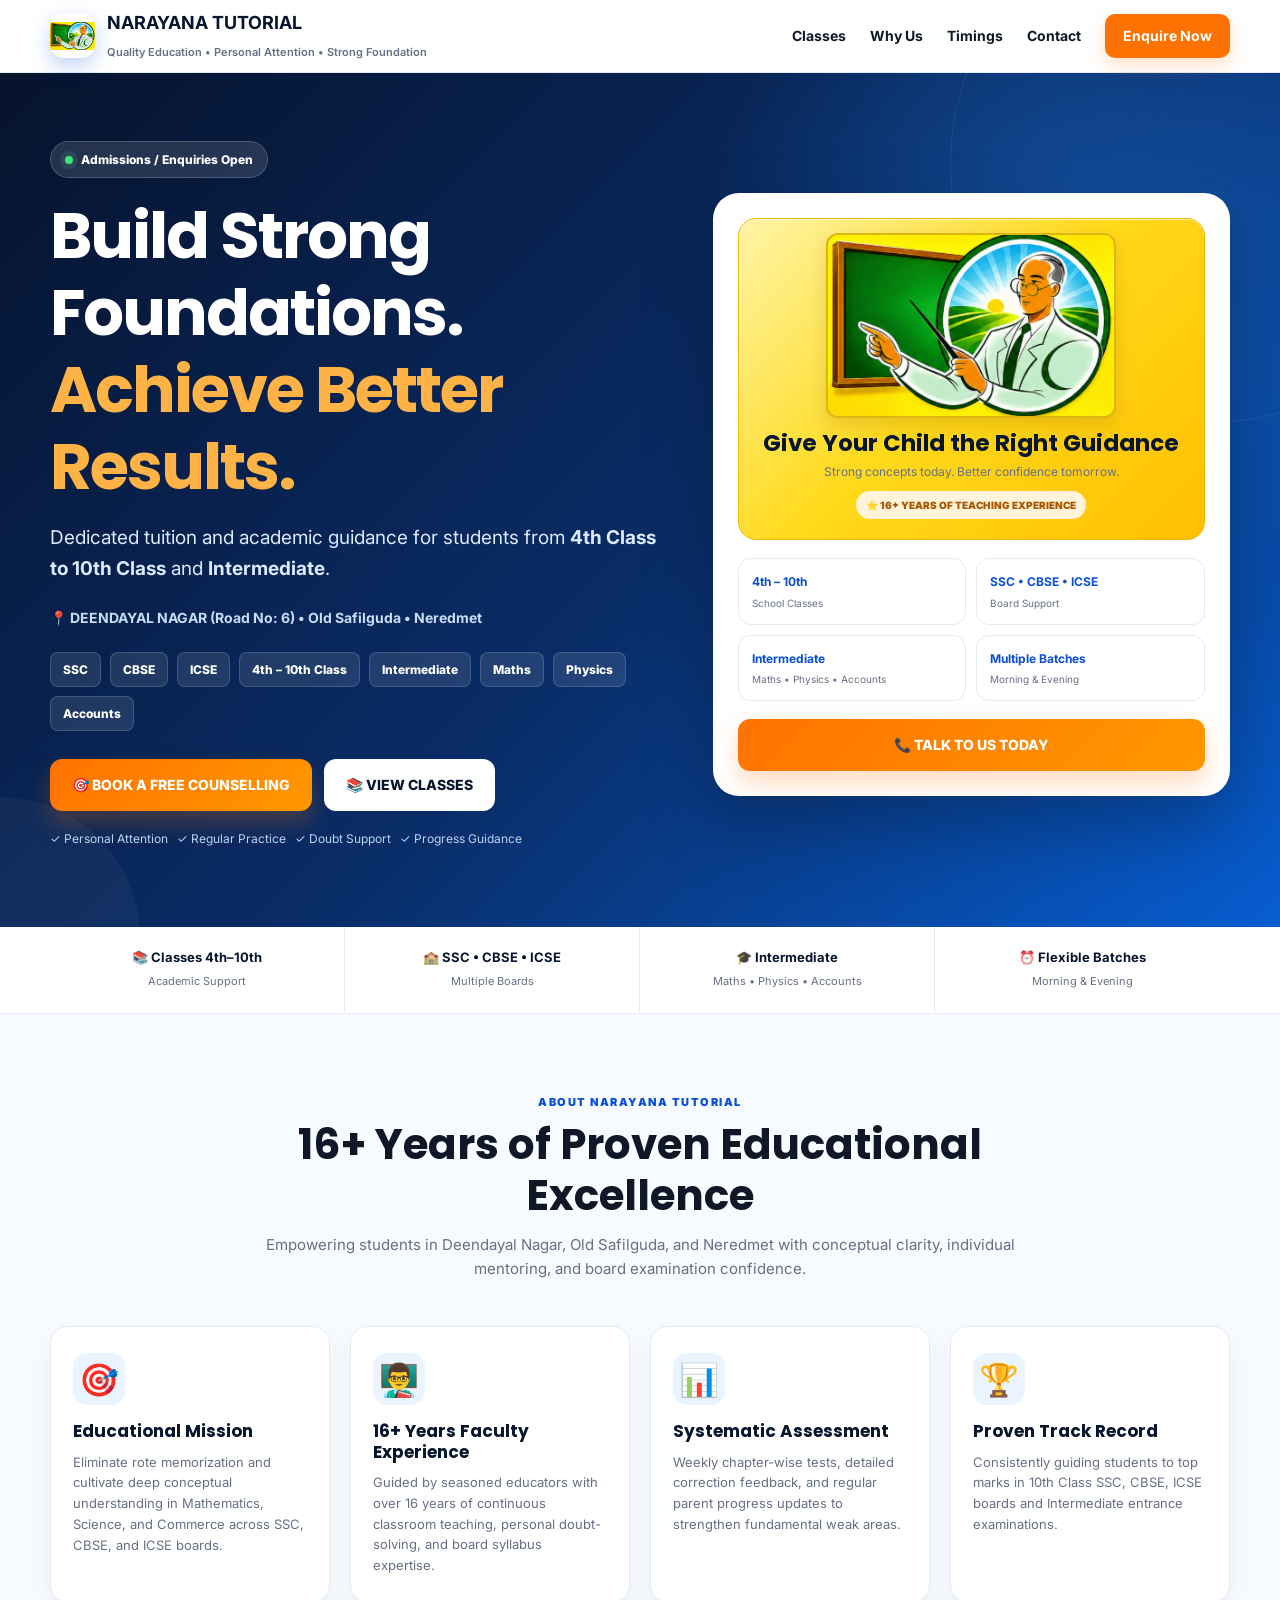
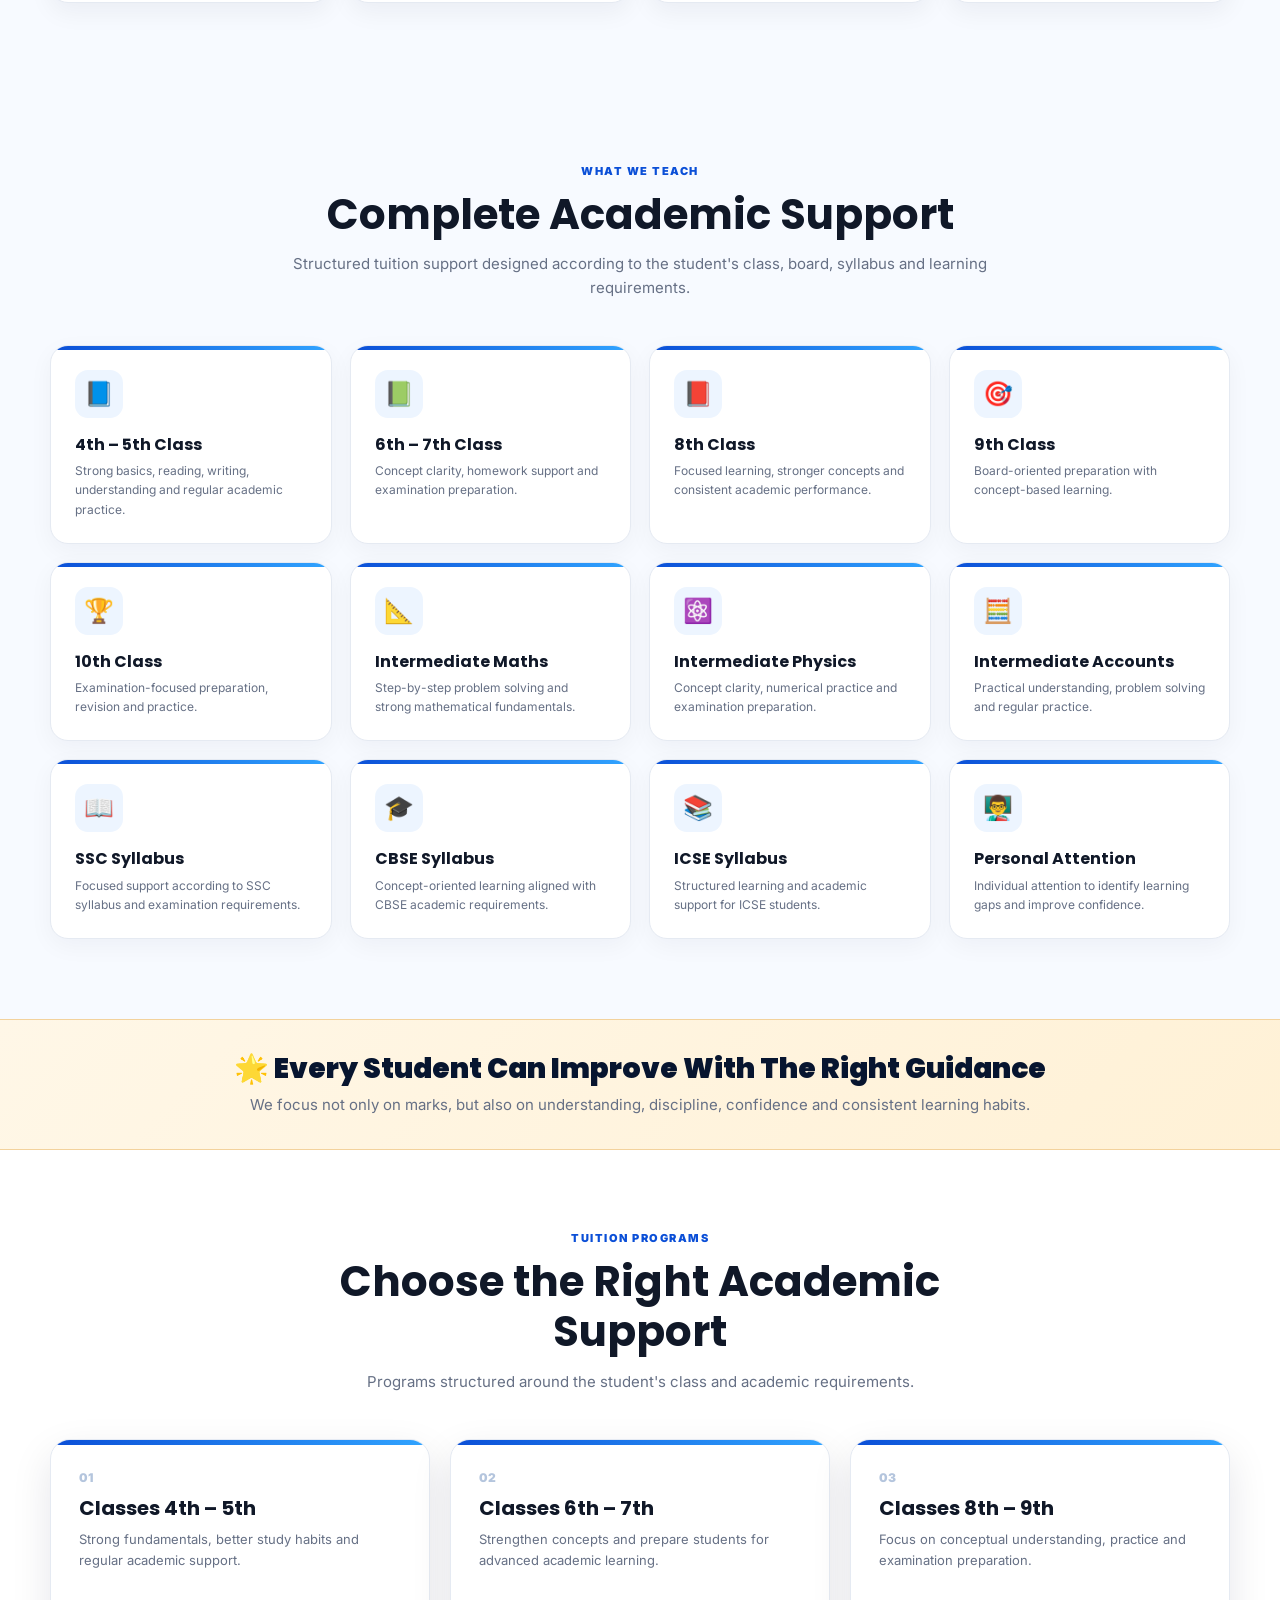
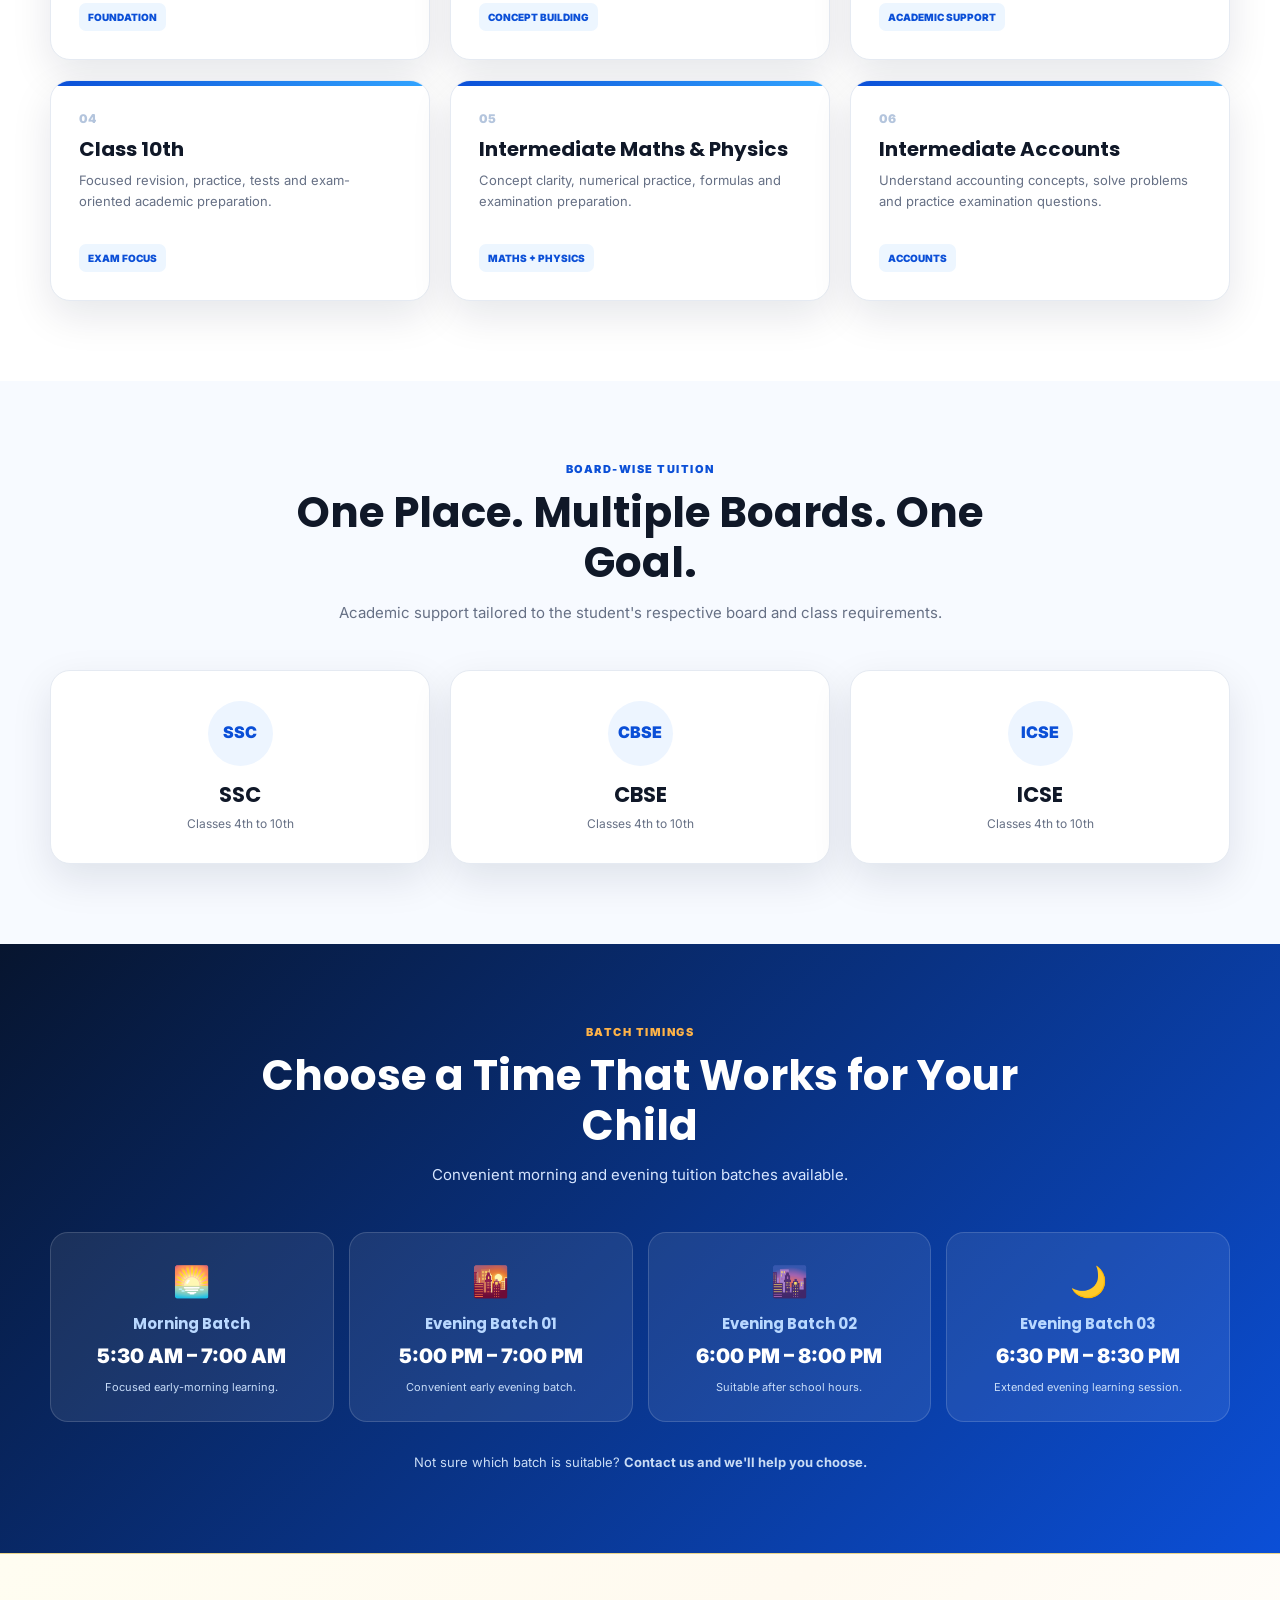
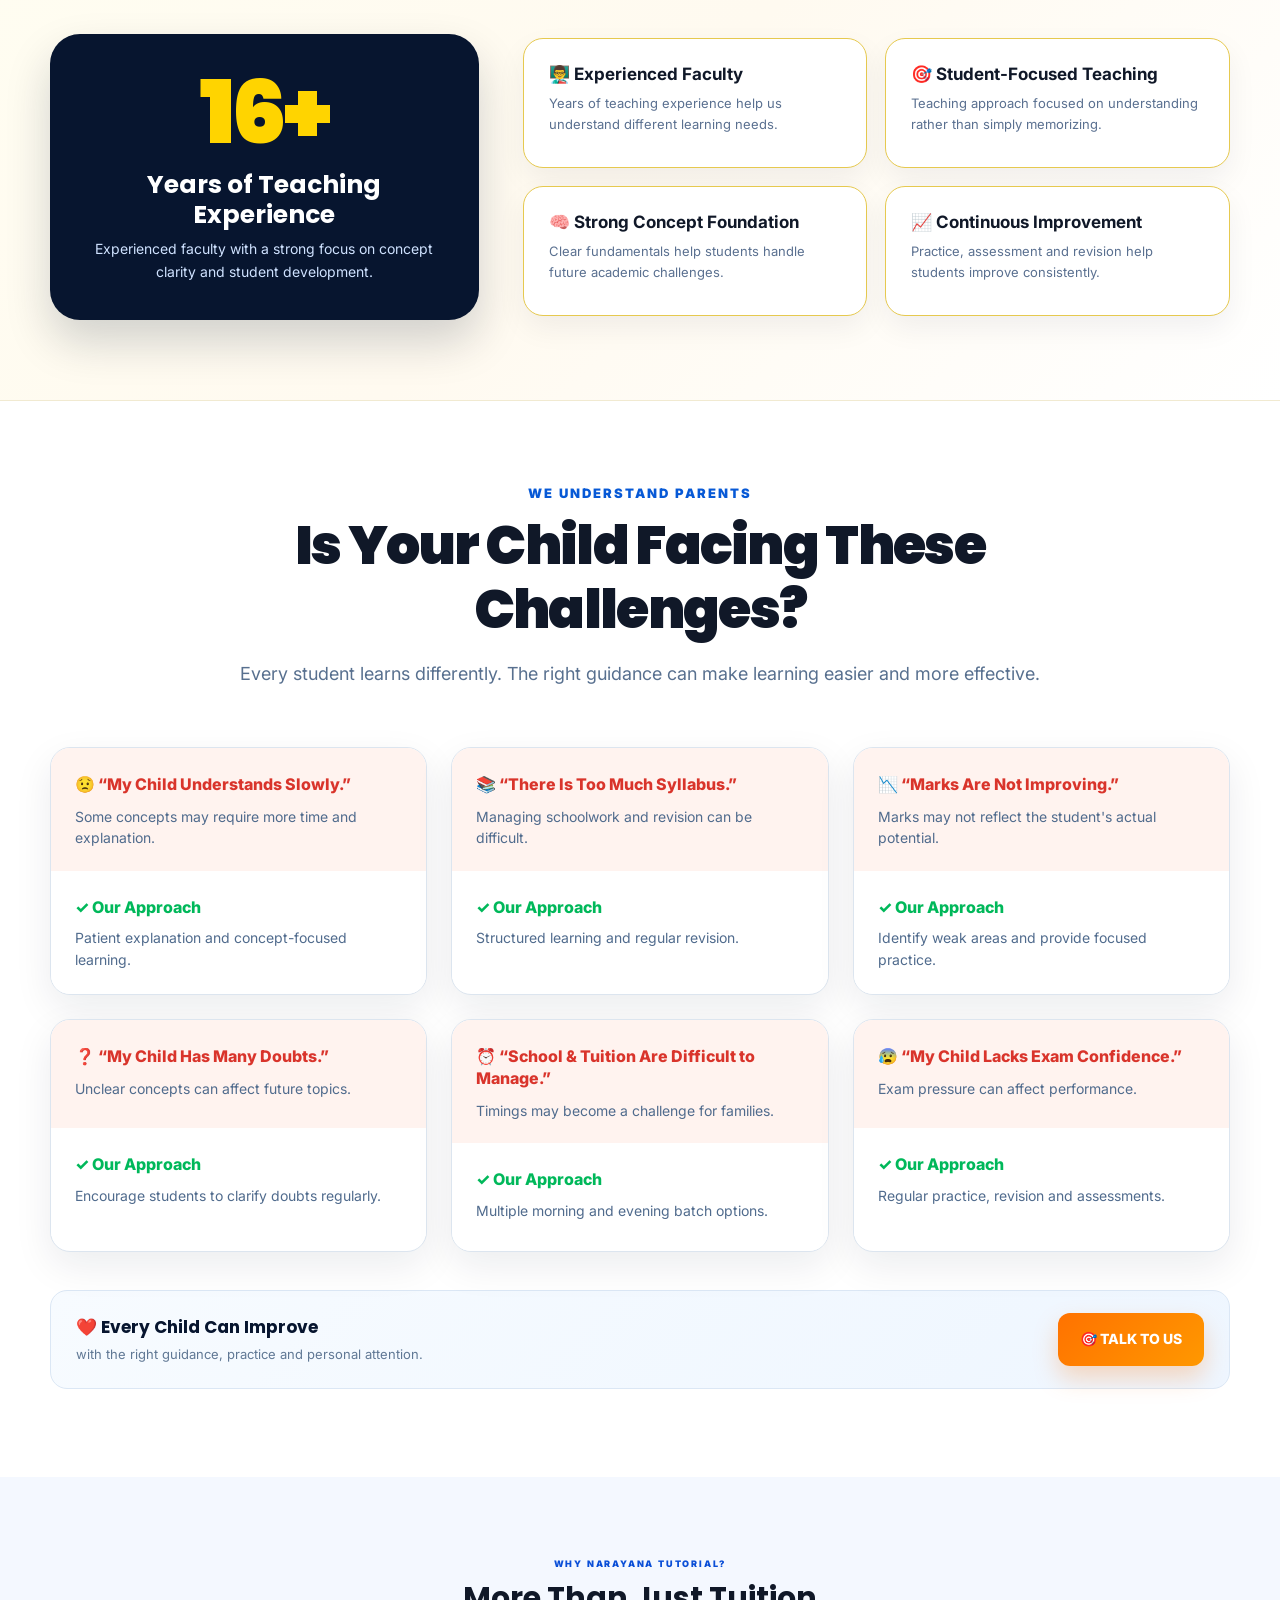
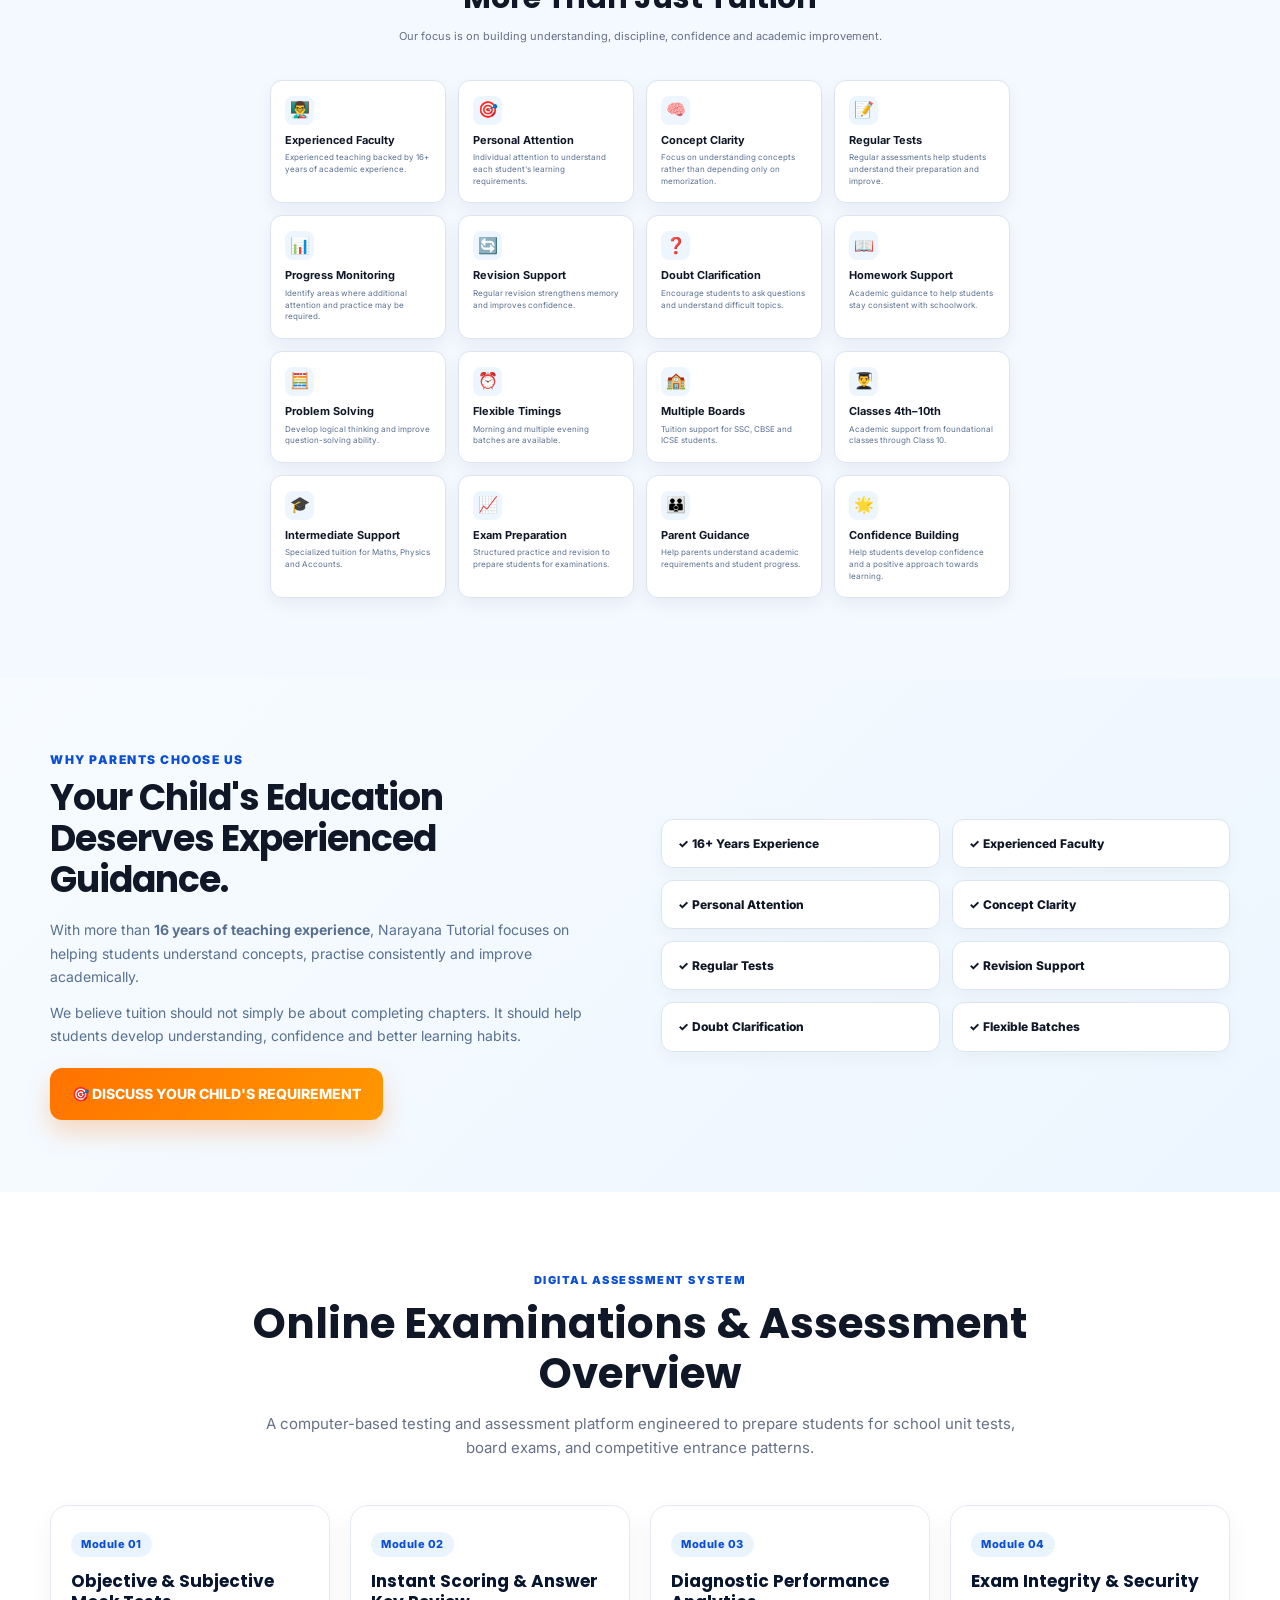
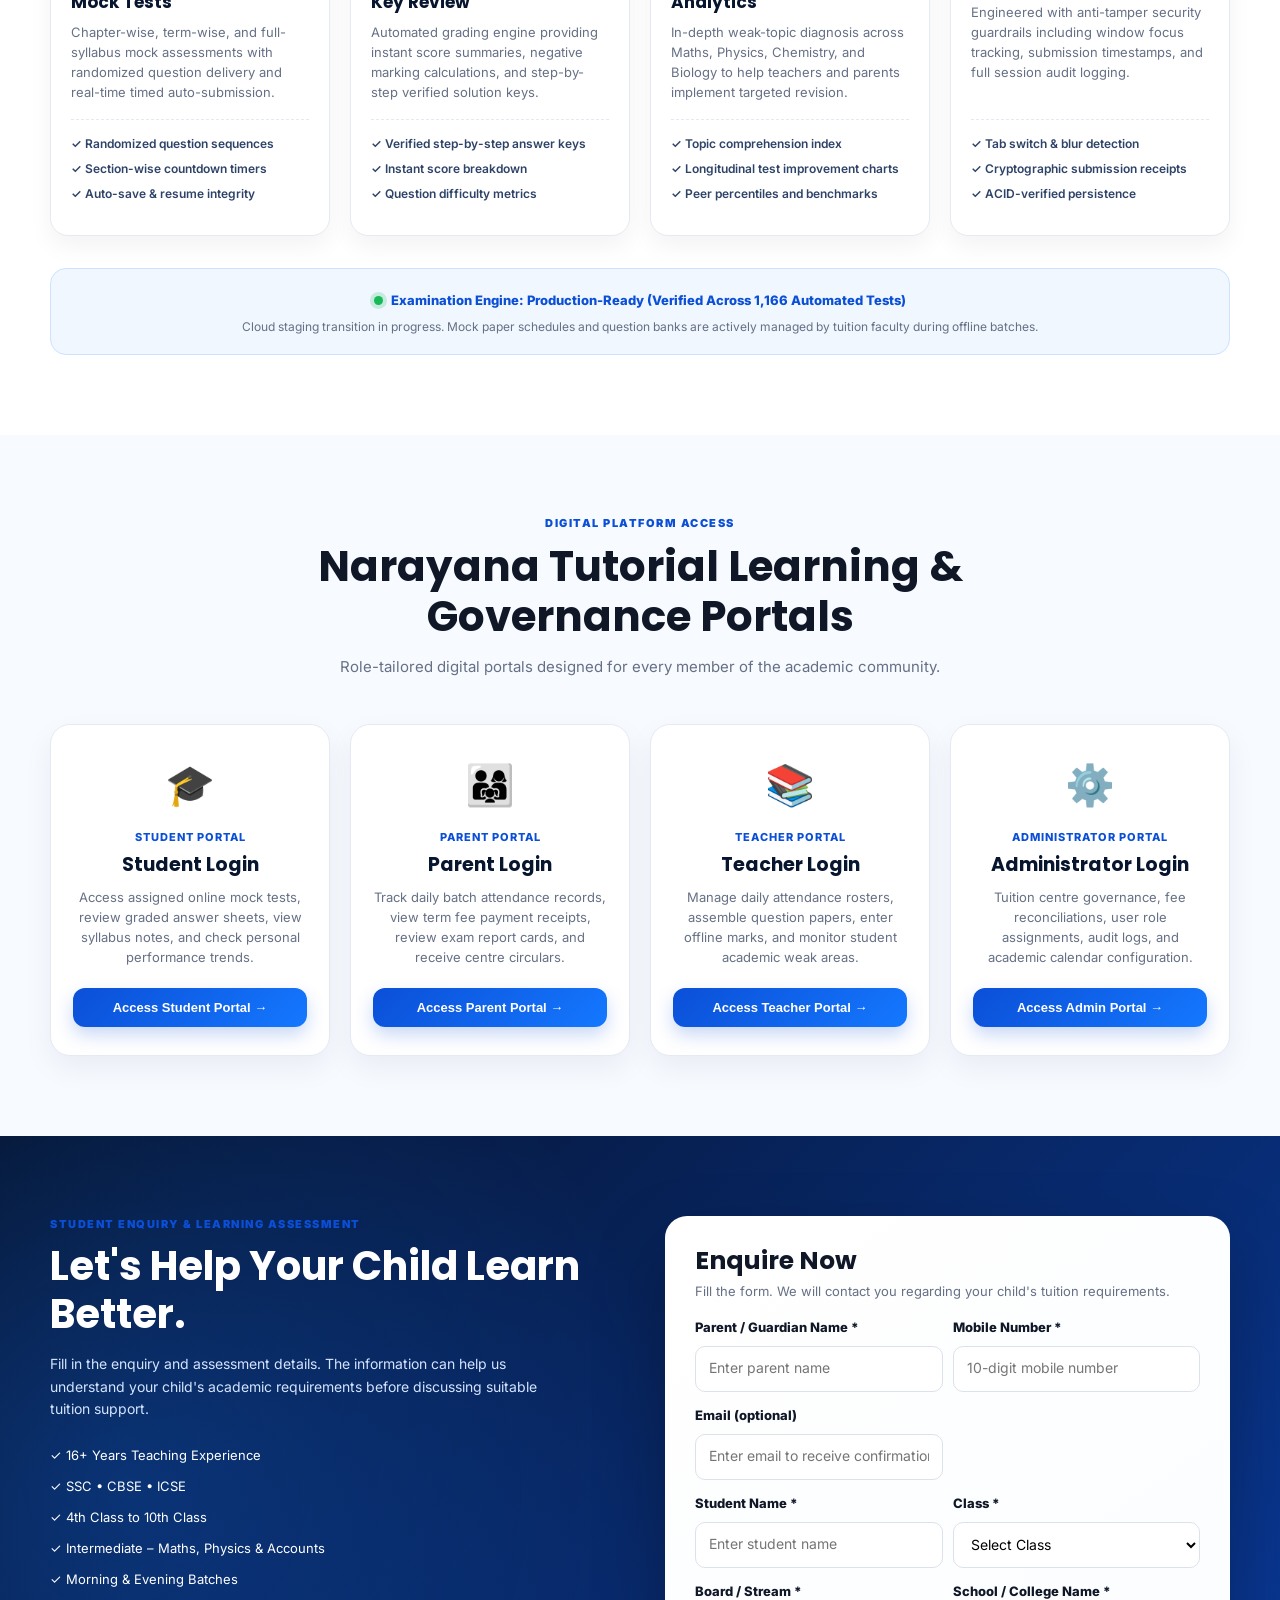
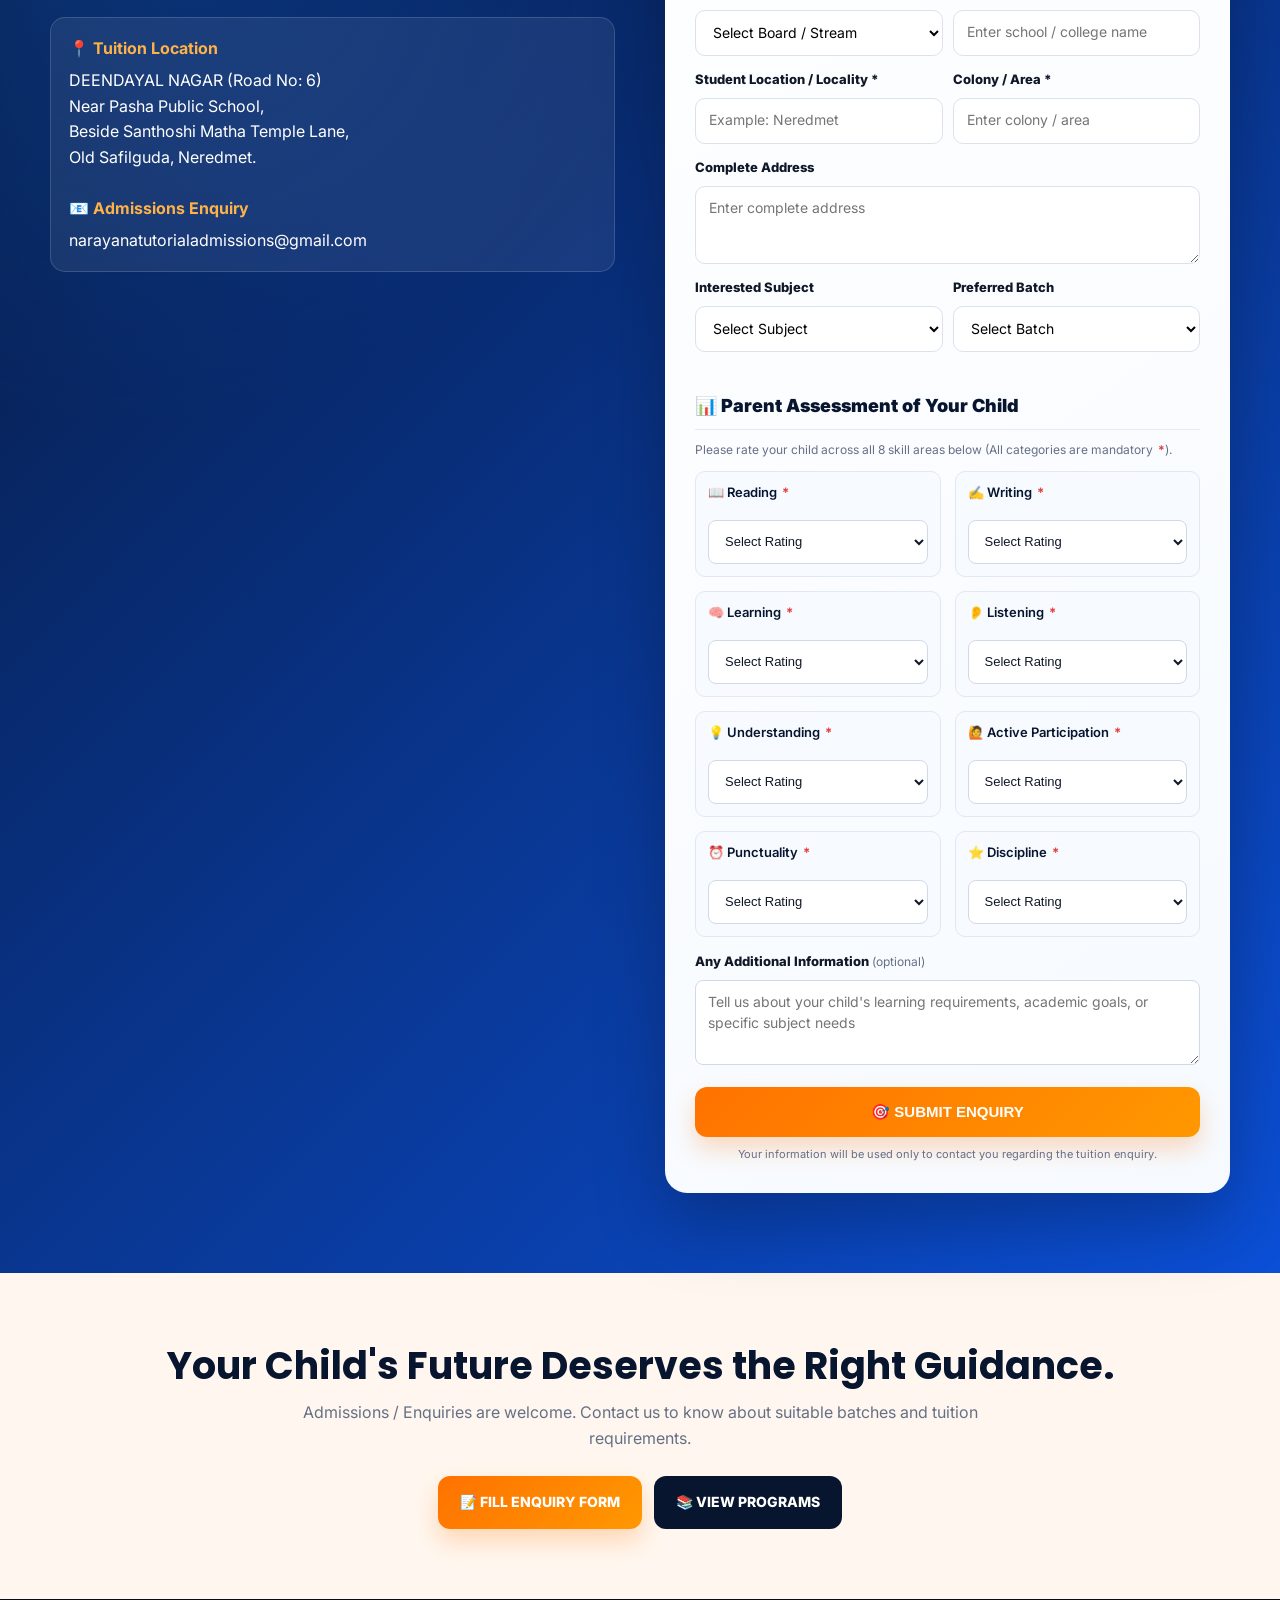
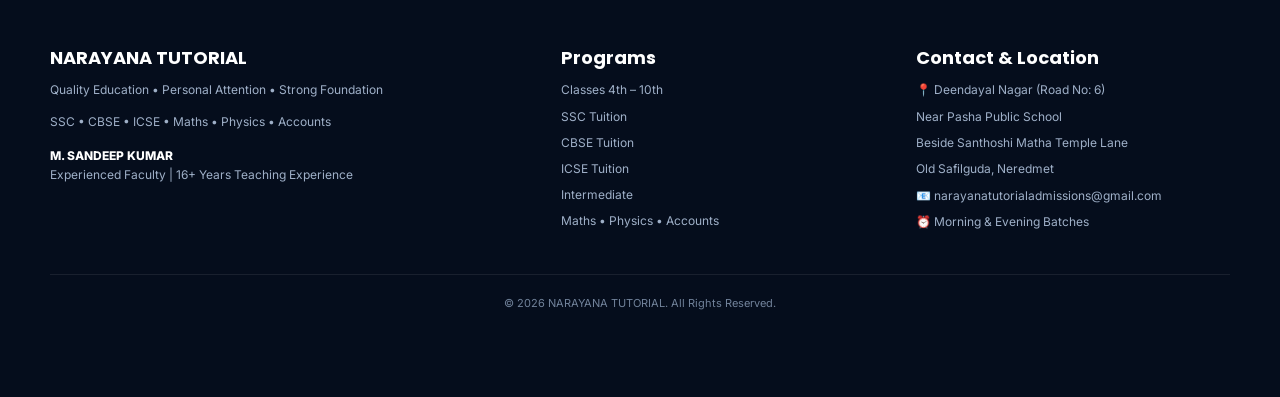
<file: index.html>
<!DOCTYPE html>
<html lang="en">
<head>
<meta charset="UTF-8">
<meta name="viewport" content="width=device-width, initial-scale=1.0">
<link rel="icon" type="image/jpeg" href="/Logo.jpeg">
<link rel="stylesheet" href="/css/design-tokens.css">

<title>NARAYANA TUTORIAL | Classes 4th to 10th | SSC | CBSE | ICSE | Intermediate</title>

<meta name="description"
content="NARAYANA TUTORIAL provides personalized tuition for Classes 4th to 10th, SSC, CBSE, ICSE and Intermediate Maths, Physics & Accounts. 16+ years teaching experience. Morning and evening batches available in Deendayal Nagar, Old Safilguda, Neredmet.">

<link rel="preconnect" href="https://fonts.googleapis.com">
<link rel="preconnect" href="https://fonts.gstatic.com" crossorigin>
<link href="https://fonts.googleapis.com/css2?family=Inter:wght@400;500;600;700;800;900&family=Poppins:wght@500;600;700;800;900&display=swap" rel="stylesheet">

<style>
:root{
    --navy:#07152f;
    --blue:#0b4fd7;
    --blue2:#1478ff;
    --sky:#eaf4ff;
    --orange:#ff7200;
    --orange2:#ff9800;
    --green:#18b957;
    --dark:#101828;
    --gray:#667085;
    --light:#f7faff;
    --white:#fff;
    --border:#e5eaf2;
    --shadow:0 15px 40px rgba(7,21,47,.10);
    --radius:20px;
}
*{margin:0;padding:0;box-sizing:border-box}
html{scroll-behavior:smooth}
body{font-family:'Inter',sans-serif;color:var(--dark);background:#fff;line-height:1.6}
h1,h2,h3,h4{font-family:'Poppins',sans-serif;line-height:1.2}
a{text-decoration:none;color:inherit}
.container{width:min(1180px,92%);margin:auto}

/* NAVBAR */
.navbar{
    position:sticky;top:0;z-index:1000;
    background:rgba(255,255,255,.96);
    backdrop-filter:blur(12px);
    border-bottom:1px solid var(--border)
}
.nav-inner{min-height:72px;display:flex;align-items:center;justify-content:space-between}
.logo{display:flex;align-items:center;gap:12px}
.logo-icon{
    width:45px;height:45px;border-radius:14px;display:grid;place-items:center;
    color:#fff;font-size:22px;background:linear-gradient(135deg,var(--blue),#13a1ff);
    box-shadow:0 8px 20px rgba(11,79,215,.25)
}
.logo-text strong{display:block;font-size:18px;color:var(--navy)}
.logo-text span{font-size:11px;color:var(--gray);font-weight:600}
.nav-links{display:flex;align-items:center;gap:25px;font-size:14px;font-weight:700}
.nav-links a:hover{color:var(--blue)}
.nav-btn{background:var(--orange);color:#fff!important;padding:11px 18px;border-radius:10px;box-shadow:0 7px 18px rgba(255,114,0,.22)}

/* HERO */
.hero{
    position:relative;overflow:hidden;color:#fff;padding:68px 0 78px;
    background:
    radial-gradient(circle at 85% 20%,rgba(35,139,255,.35),transparent 30%),
    linear-gradient(135deg,#06132d 0%,#092d68 55%,#075dd1 100%)
}
.hero:before{
    content:"";position:absolute;width:520px;height:520px;border:1px solid rgba(255,255,255,.08);
    border-radius:50%;right:-190px;top:-170px
}
.hero:after{
    content:"";position:absolute;width:280px;height:280px;border-radius:50%;
    background:rgba(255,255,255,.035);left:-140px;bottom:-150px
}
.hero-grid{display:grid;grid-template-columns:1.08fr .92fr;gap:55px;align-items:center;position:relative;z-index:2}
.badge{
    display:inline-flex;align-items:center;gap:8px;padding:8px 14px;background:rgba(255,255,255,.12);
    border:1px solid rgba(255,255,255,.18);border-radius:50px;font-size:12px;font-weight:800;margin-bottom:20px
}
.badge-dot{width:8px;height:8px;background:#42e37a;border-radius:50%;box-shadow:0 0 0 5px rgba(66,227,122,.12)}
.hero h1{font-size:clamp(38px,5vw,65px);letter-spacing:-2px;margin-bottom:18px}
.hero h1 span{color:#ffb347}
.hero-sub{font-size:19px;color:#dceaff;max-width:650px;margin-bottom:23px}
.hero-location{font-size:14px;color:#c9dcf5;font-weight:700;margin-bottom:22px}
.hero-tags{display:flex;flex-wrap:wrap;gap:9px;margin-bottom:28px}
.hero-tags span{
    background:rgba(255,255,255,.10);border:1px solid rgba(255,255,255,.16);
    padding:7px 12px;border-radius:8px;font-size:12px;font-weight:800
}
.hero-buttons{display:flex;gap:12px;flex-wrap:wrap}
.btn{
    display:inline-flex;align-items:center;justify-content:center;gap:8px;border:none;cursor:pointer;
    padding:15px 22px;border-radius:12px;font-weight:800;font-size:14px;transition:.25s
}
.btn:hover{transform:translateY(-2px)}
.btn-orange{background:linear-gradient(135deg,var(--orange),var(--orange2));color:#fff;box-shadow:0 12px 25px rgba(255,114,0,.25)}
.btn-white{background:#fff;color:var(--navy)}
.hero-note{margin-top:18px;font-size:12px;color:#bcd3f4}

/* HERO CARD */
.hero-card{background:#fff;color:var(--dark);border-radius:26px;padding:25px;box-shadow:0 30px 70px rgba(0,0,0,.25)}
.hero-card-top{background:linear-gradient(135deg,#fff4a8 0%,#ffd91a 48%,#ffbf00 100%);border:1px solid #f0b900;border-radius:18px;padding:14px 14px 20px;margin-bottom:18px;text-align:center;box-shadow:inset 0 1px 0 rgba(255,255,255,.65)}
.hero-logo{
    width:min(100%,290px);height:auto;aspect-ratio:316/201;object-fit:cover;background:#ffd91a;border-radius:12px;
    border:2px solid rgba(120,78,0,.25);margin:0 auto 12px;display:block;box-shadow:0 8px 18px rgba(112,74,0,.16)
}
.school-icon{font-size:40px;margin-bottom:4px}
.hero-card h3{font-size:23px;color:#07152f}
.hero-card-top p{color:var(--gray);font-size:12px;margin-top:5px}
.experience-mini{
    display:inline-block;background:#fff3d9;color:#a95700;padding:6px 10px;border-radius:20px;
    font-size:10px;font-weight:900;margin-top:10px
}
.quick-info{display:grid;grid-template-columns:1fr 1fr;gap:10px}
.info-box{border:1px solid var(--border);border-radius:13px;padding:13px}
.info-box strong{display:block;color:var(--blue);font-size:12px}
.info-box span{display:block;color:var(--gray);font-size:10px;margin-top:3px}

/* TRUST */
.trust-bar{background:#fff;border-bottom:1px solid var(--border);box-shadow:0 8px 25px rgba(0,0,0,.04)}
.trust-grid{display:grid;grid-template-columns:repeat(4,1fr)}
.trust-item{text-align:center;padding:20px 10px;border-right:1px solid var(--border)}
.trust-item:last-child{border-right:none}
.trust-item strong{display:block;font-size:13px;color:var(--navy)}
.trust-item span{color:var(--gray);font-size:11px}

/* GENERAL */
.section{padding:80px 0}
.section-light{background:var(--light)}
.section-blue{background:linear-gradient(135deg,#07152f,#0b4fd7);color:#fff}
.section-head{text-align:center;max-width:780px;margin:0 auto 45px}
.section-label{color:var(--blue);text-transform:uppercase;letter-spacing:1.5px;font-size:11px;font-weight:900;margin-bottom:9px}
.section-blue .section-label{color:#ffb347}
.section-head h2{font-size:clamp(28px,4vw,42px);margin-bottom:12px}
.section-head p{color:var(--gray);font-size:15px}
.section-blue .section-head p{color:#d7e6ff}

/* COURSES */
.cards-grid{display:grid;grid-template-columns:repeat(4,1fr);gap:18px}
.card{
    background:#fff;border:1px solid var(--border);border-radius:18px;padding:24px;
    box-shadow:0 7px 25px rgba(7,21,47,.045);transition:.3s;position:relative;overflow:hidden
}
.card:before{content:"";position:absolute;left:0;right:0;top:0;height:4px;background:linear-gradient(90deg,var(--blue),#31a4ff)}
.card:hover{transform:translateY(-7px);box-shadow:var(--shadow);border-color:#cbdcf8}
.card-icon{width:48px;height:48px;display:grid;place-items:center;border-radius:13px;background:#edf5ff;font-size:24px;margin-bottom:17px}
.card h3{font-size:16px;margin-bottom:7px}
.card p{font-size:12px;color:var(--gray)}

/* HIGHLIGHT */
.highlight{
    background:linear-gradient(135deg,#fff7e7,#fff1d6);
    border-top:1px solid #f3d29c;border-bottom:1px solid #f3d29c;
    padding:32px 20px;text-align:center
}
.highlight h2{color:var(--navy);font-size:28px;font-weight:900}
.highlight p{color:var(--gray);font-size:15px;margin-top:8px}

/* PROGRAMS */
.course-grid{display:grid;grid-template-columns:repeat(3,1fr);gap:20px}
.course-card{
    position:relative;overflow:hidden;background:#fff;border:1px solid var(--border);
    border-radius:20px;padding:28px;box-shadow:var(--shadow)
}
.course-card:before{content:"";position:absolute;top:0;left:0;right:0;height:5px;background:linear-gradient(90deg,var(--blue),#31a4ff)}
.course-number{color:#b4c5dd;font-size:12px;font-weight:900}
.course-card h3{margin:9px 0;font-size:20px}
.course-card p{font-size:13px;color:var(--gray);min-height:62px}
.course-tag{display:inline-block;background:#edf6ff;color:var(--blue);font-size:10px;font-weight:900;padding:6px 9px;border-radius:7px;margin-top:12px}

/* BOARDS */
.board-grid{display:grid;grid-template-columns:repeat(3,1fr);gap:20px}
.board-card{padding:30px;border-radius:20px;background:#fff;border:1px solid var(--border);text-align:center;box-shadow:var(--shadow)}
.board-circle{width:65px;height:65px;border-radius:50%;display:grid;place-items:center;margin:0 auto 16px;background:#edf5ff;font-weight:900;color:var(--blue)}
.board-card h3{font-size:21px}
.board-card p{font-size:12px;color:var(--gray);margin-top:7px}

/* TIMINGS */
.timing-grid{display:grid;grid-template-columns:repeat(4,1fr);gap:15px}
.time-card{
    background:rgba(255,255,255,.08);border:1px solid rgba(255,255,255,.15);
    border-radius:18px;padding:24px;text-align:center;transition:.3s
}
.time-card:hover{background:rgba(255,255,255,.14);transform:translateY(-5px)}
.time-icon{font-size:30px;margin-bottom:10px}
.time-card h3{font-size:15px;color:#b9d8ff}
.time{font-size:20px;font-weight:900;color:#fff;margin:7px 0}
.time-card p{font-size:11px;color:#c7dcf8}
.timing-note{text-align:center;margin-top:30px;color:#c9dcf5;font-size:13px}

/* WHY */
.why-grid{display:grid;grid-template-columns:repeat(3,1fr);gap:20px}
.why-card{padding:24px;border-radius:18px;background:#fff;border:1px solid var(--border);box-shadow:0 7px 25px rgba(7,21,47,.045)}
.why-card h3{font-size:17px;margin-bottom:8px;color:var(--navy)}
.why-card p{font-size:13px;color:var(--gray)}

/* PARENT */
.parent-box{
    background:linear-gradient(135deg,#fff,#eef6ff);border:1px solid #dbe8f8;border-radius:28px;
    padding:50px;display:grid;grid-template-columns:1fr 1fr;gap:45px;align-items:center
}
.parent-box h2{font-size:34px;margin-bottom:15px}
.parent-box p{color:var(--gray);font-size:14px}
.parent-points{display:grid;grid-template-columns:1fr 1fr;gap:12px;margin-top:22px}
.parent-point{background:#fff;padding:13px;border-radius:12px;border:1px solid var(--border);font-size:12px;font-weight:800}

/* PROBLEM */
.problem-grid{display:grid;grid-template-columns:repeat(3,1fr);gap:18px}
.problem-card{background:#fff;border-radius:18px;border:1px solid var(--border);overflow:hidden;box-shadow:var(--shadow)}
.problem{background:#fff4f1;padding:19px}.problem strong{color:#c0392b;font-size:13px}
.solution{padding:19px}.solution strong{color:var(--green);font-size:13px}
.solution p,.problem p{color:var(--gray);font-size:12px;margin-top:5px}

/* ENQUIRY */
.form-section{
    background:radial-gradient(circle at 10% 20%,rgba(20,120,255,.25),transparent 30%),
    linear-gradient(135deg,#06132d,#0b4fd7);color:#fff
}
.form-wrapper{display:grid;grid-template-columns:1fr 1fr;gap:50px;align-items:start}
.form-content h2{font-size:40px;margin-bottom:15px}
.form-content>p{color:#d4e4ff;font-size:14px;max-width:520px}
.form-highlights{margin-top:25px;display:grid;gap:10px}
.form-highlights div{font-size:13px}
.location-box{margin-top:28px;padding:18px;border:1px solid rgba(255,255,255,.15);border-radius:15px;background:rgba(255,255,255,.07)}
.location-box strong{color:#ffb347;display:block;margin-bottom:6px}
.form-box{
    background:linear-gradient(145deg,#fff,#f6faff);color:var(--dark);padding:30px;
    border-radius:22px;box-shadow:0 30px 70px rgba(0,0,0,.25)
}
.form-box h3{font-size:22px;margin-bottom:5px}
.form-box>p{font-size:11px;color:var(--gray);margin-bottom:18px}
.form-group{margin-bottom:12px}
.form-group label{display:block;font-size:11px;font-weight:800;margin-bottom:5px}
.form-group input,.form-group select,.form-group textarea{
    width:100%;border:1px solid #dce2ea;border-radius:9px;padding:11px 12px;outline:none;
    font-family:inherit;font-size:12px;background:#fff
}
.form-group input:focus,.form-group select:focus,.form-group textarea:focus{
    border-color:var(--blue);box-shadow:0 0 0 3px rgba(11,79,215,.08)
}
.form-row{display:grid;grid-template-columns:1fr 1fr;gap:10px}
.form-submit{width:100%;margin-top:7px}
.rating-title{
    margin-top:22px;margin-bottom:10px;color:var(--navy);font-size:16px;font-weight:900;
    border-bottom:1px solid var(--border);padding-bottom:8px
}
.rating-row{display:grid;grid-template-columns:1fr 1fr;gap:9px}
.rating-item{background:#f7faff;padding:10px;border-radius:9px;border:1px solid #e1e8f2}
.rating-item label{font-size:11px!important;margin-bottom:5px!important}
.form-note{text-align:center;font-size:10px;color:var(--gray);margin-top:10px}

/* CTA */
.final-cta{text-align:center;background:#fff7ef;padding:70px 20px}
.final-cta h2{font-size:38px;color:var(--navy)}
.final-cta p{color:var(--gray);margin:12px auto 25px;max-width:700px}
.cta-buttons{display:flex;justify-content:center;gap:12px;flex-wrap:wrap}

/* FOOTER */
footer{background:#050d1c;color:#fff;padding:48px 0 85px}
.footer-grid{display:grid;grid-template-columns:1.5fr 1fr 1fr;gap:40px}
footer h3{font-size:18px;margin-bottom:12px}
footer p,footer li{color:#9fb0c8;font-size:12px}
footer ul{list-style:none}
footer li{margin-bottom:7px}
.footer-name{margin-top:15px;font-weight:800;color:#fff}
.footer-bottom{border-top:1px solid rgba(255,255,255,.08);margin-top:35px;padding-top:20px;text-align:center;color:#71829a;font-size:11px}

/* MOBILE CTA */
.mobile-cta{display:none}

/* RESPONSIVE */
@media(max-width:950px){
    .nav-links{display:none}
    .hero-grid,.form-wrapper,.parent-box{grid-template-columns:1fr}
    .hero-card{max-width:600px;margin:auto}
    .cards-grid{grid-template-columns:repeat(2,1fr)}
    .course-grid{grid-template-columns:repeat(2,1fr)}
    .timing-grid{grid-template-columns:repeat(2,1fr)}
    .trust-grid{grid-template-columns:repeat(2,1fr)}
    .trust-item:nth-child(2){border-right:none}
    .trust-item:nth-child(1),.trust-item:nth-child(2){border-bottom:1px solid var(--border)}
    .board-grid,.problem-grid,.why-grid{grid-template-columns:repeat(2,1fr)}
}
@media(max-width:650px){
    body{padding-bottom:64px}
    .section{padding:60px 0}
    .hero{padding:55px 0 65px}
    .hero h1{font-size:39px;letter-spacing:-1.3px}
    .hero-sub{font-size:16px}
    .hero-buttons .btn{width:100%}
    .cards-grid,.course-grid,.board-grid,.problem-grid,.why-grid,.timing-grid{grid-template-columns:1fr}
    .trust-grid{grid-template-columns:1fr 1fr}
    .parent-box{padding:28px}
    .parent-box h2{font-size:28px}
    .parent-points{grid-template-columns:1fr}
    .form-content h2{font-size:30px}
    .form-row,.rating-row{grid-template-columns:1fr}
    .form-box{padding:22px}
    .final-cta h2{font-size:29px}
    .footer-grid{grid-template-columns:1fr}
    .mobile-cta{
        position:fixed;bottom:0;left:0;right:0;z-index:2000;display:grid;
        grid-template-columns:1fr 1fr;background:#fff;box-shadow:0 -5px 25px rgba(0,0,0,.15)
    }
    .mobile-cta a{padding:16px;text-align:center;font-size:13px;font-weight:800}
    .mobile-call{background:#0b4fd7;color:#fff}
    .mobile-whatsapp{background:#18b957;color:#fff}
}

/* FINAL FORM POLISH: larger typography and perfectly consistent field sizing */
.form-box{max-width:620px}
.form-box h3{font-size:25px}
.form-box>p{font-size:13px;line-height:1.55}
.form-row{align-items:start}
.form-group{display:flex;flex-direction:column;height:100%;margin-bottom:15px}
.form-group label{font-size:13px;line-height:1.3;min-height:20px;margin-bottom:7px}
.form-group input,.form-group select,.form-group textarea{
    font-size:14px;line-height:1.35;min-height:46px;padding:12px 13px;border-radius:10px;
}
.form-group textarea{min-height:78px;resize:vertical}
.rating-title{font-size:18px;margin-top:25px}
.form-box .rating-title + p{font-size:12px}
.parent-assessment-grid,
.rating-row{
    display:grid!important;
    grid-template-columns:repeat(2,minmax(0,1fr))!important;
    gap:14px!important;
    align-items:stretch!important;
    width:100%!important;
    margin-top:12px!important;
    margin-bottom:14px!important;
    box-sizing:border-box!important;
    min-width:0!important;
}
.parent-assessment-card,
.rating-item{
    background:#f7faff!important;
    border:1px solid #e1e8f2!important;
    border-radius:10px!important;
    display:flex!important;
    flex-direction:column!important;
    justify-content:space-between!important;
    min-height:92px!important;
    padding:12px!important;
    min-width:0!important;
    width:100%!important;
    box-sizing:border-box!important;
    transition:border-color .2s ease,box-shadow .2s ease,background-color .2s ease!important;
}
.parent-assessment-card:hover,
.rating-item:hover{
    border-color:#cbd8ec!important;
}
.parent-assessment-card.field-error,
.rating-item.field-error,
.form-group.field-error{
    border-color:#e53e3e!important;
    background-color:#fff5f5!important;
    box-shadow:0 0 0 3px rgba(229,62,62,.15)!important;
}
.parent-assessment-card label,
.rating-item label{
    font-size:13px!important;
    font-weight:600!important;
    color:var(--navy)!important;
    line-height:1.35!important;
    min-height:28px!important;
    margin-bottom:8px!important;
    display:block!important;
    white-space:normal!important;
    word-break:break-word!important;
}
.required-star{
    color:#e53e3e!important;
    font-weight:700!important;
    margin-left:2px!important;
}
.parent-assessment-card select,
.rating-item select{
    display:block!important;
    width:100%!important;
    max-width:100%!important;
    min-width:0!important;
    min-height:44px!important;
    font-size:13px!important;
    line-height:1.4!important;
    padding:8px 12px!important;
    border:1px solid #cfd9e8!important;
    border-radius:8px!important;
    background-color:#ffffff!important;
    color:#101828!important;
    box-sizing:border-box!important;
    cursor:pointer!important;
    transition:border-color .2s ease,box-shadow .2s ease!important;
}
.parent-assessment-card select:focus,
.rating-item select:focus{
    border-color:var(--blue)!important;
    box-shadow:0 0 0 3px rgba(11,79,215,.15)!important;
    outline:none!important;
}
.field-error-input{
    border-color:#e53e3e!important;
}
.additional-info-group textarea{
    width:100%!important;
    max-width:100%!important;
    min-width:0!important;
    min-height:84px!important;
    box-sizing:border-box!important;
    font-size:14px!important;
    line-height:1.5!important;
    padding:10px 12px!important;
    border-radius:8px!important;
    border:1px solid #cfd9e8!important;
    resize:vertical!important;
}
.enquiry-validation-alert{
    background:#fff5f5;
    border:1px solid #feb2b2;
    border-left:4px solid #e53e3e;
    color:#9b2c2c;
    padding:12px 14px;
    border-radius:8px;
    font-size:13px;
    line-height:1.45;
    margin-top:14px;
    margin-bottom:12px;
}
.enquiry-validation-alert strong{
    display:block;
    font-weight:700;
    margin-bottom:4px;
}
.enquiry-validation-alert ul{
    margin:6px 0 0 18px;
    padding:0;
}
.enquiry-validation-alert li{
    margin-bottom:2px;
}
.form-submit{min-height:50px;font-size:15px;width:100%}
.form-note{font-size:11px;line-height:1.45}
@media(max-width:767px){
    .form-box{max-width:none}
    .parent-assessment-grid,
    .rating-row{grid-template-columns:minmax(0,1fr)!important;gap:10px!important}
    .form-group label{min-height:0}
    .parent-assessment-card,
    .rating-item{min-height:auto!important;padding:11px!important}
    .parent-assessment-card select,
    .rating-item select{min-height:46px!important;font-size:14px!important}
    .form-submit{min-height:48px!important}
}


/* PARENT CHALLENGES — reference-style 3 x 2 layout */
.parent-challenges{
    background:#fff;
    padding-top:82px;
    padding-bottom:88px;
}
.challenge-head{
    max-width:900px;
    margin-bottom:58px;
}
.challenge-head .section-label{
    color:#0759d6;
    font-size:13px;
    letter-spacing:2px;
}
.challenge-head h2{
    color:#101828;
    font-size:clamp(38px,5vw,54px);
    font-weight:900;
    letter-spacing:-1.7px;
    margin-bottom:18px;
}
.challenge-head p{
    color:#58708f;
    font-size:18px;
    line-height:1.6;
}
.challenge-grid{
    display:grid;
    grid-template-columns:repeat(3,minmax(0,1fr));
    gap:24px;
}
.challenge-card{
    background:#fff;
    border:1px solid #dce5ef;
    border-radius:20px;
    overflow:hidden;
    box-shadow:0 14px 38px rgba(7,21,47,.08);
    transition:transform .25s ease,box-shadow .25s ease;
}
.challenge-card:hover{
    transform:translateY(-5px);
    box-shadow:0 20px 45px rgba(7,21,47,.13);
}
.challenge-problem{
    background:#fff3ef;
    min-height:108px;
    padding:26px 24px 22px;
}
.challenge-problem h3{
    color:#d9342b;
    font-family:'Inter',sans-serif;
    font-size:16px;
    font-weight:800;
    line-height:1.35;
    margin-bottom:10px;
}
.challenge-problem p{
    color:#506b8d;
    font-size:14px;
    line-height:1.55;
}
.challenge-solution{
    background:#fff;
    min-height:108px;
    padding:27px 24px 24px;
}
.challenge-solution h4{
    color:#00b85a;
    font-family:'Inter',sans-serif;
    font-size:16px;
    font-weight:800;
    margin-bottom:10px;
}
.challenge-solution p{
    color:#506b8d;
    font-size:14px;
    line-height:1.55;
}
.challenge-bottom{
    margin-top:38px;
    padding:22px 25px;
    border:1px solid #dbe7f5;
    border-radius:17px;
    background:linear-gradient(135deg,#f7fbff,#eef6ff);
    display:flex;
    align-items:center;
    justify-content:space-between;
    gap:20px;
}
.challenge-bottom strong{
    display:block;
    color:#07152f;
    font-family:'Poppins',sans-serif;
    font-size:17px;
}
.challenge-bottom span{
    display:block;
    color:#607895;
    font-size:13px;
    margin-top:3px;
}
@media(max-width:950px){
    .challenge-grid{grid-template-columns:repeat(2,minmax(0,1fr))}
}
@media(max-width:650px){
    .parent-challenges{padding-top:62px;padding-bottom:68px}
    .challenge-head{margin-bottom:38px}
    .challenge-head h2{font-size:34px;letter-spacing:-1px}
    .challenge-head p{font-size:15px}
    .desktop-break{display:none}
    .challenge-grid{grid-template-columns:1fr;gap:18px}
    .challenge-problem,.challenge-solution{min-height:auto;padding:21px 20px}
    .challenge-problem h3,.challenge-solution h4{font-size:15px}
    .challenge-problem p,.challenge-solution p{font-size:13px}
    .challenge-bottom{flex-direction:column;align-items:stretch;text-align:center}
    .challenge-bottom .btn{width:100%}
}


/* REFINED SECTIONS — supplied reference presentation */
.experience-section{
    background:linear-gradient(135deg,#fffdf1 0%,#fffaf0 48%,#fff 100%);
    border-top:1px solid #ead48a;
    border-bottom:1px solid #f1ead1;
}
.experience-layout{
    display:grid;
    grid-template-columns:1fr 1.65fr;
    gap:44px;
    align-items:center;
}
.experience-panel{
    min-height:286px;
    border-radius:30px;
    background:#07152f;
    color:#fff;
    display:flex;
    flex-direction:column;
    align-items:center;
    justify-content:center;
    text-align:center;
    padding:35px;
    box-shadow:0 22px 45px rgba(7,21,47,.18);
}
.experience-number{
    color:#ffd400;
    font-family:'Poppins',sans-serif;
    font-size:88px;
    font-weight:900;
    line-height:.95;
    letter-spacing:-4px;
}
.experience-panel h2{
    font-size:25px;
    margin:16px 0 8px;
}
.experience-panel p{
    max-width:440px;
    color:#cfe2ff;
    font-size:14px;
}
.experience-benefits{
    display:grid;
    grid-template-columns:1fr 1fr;
    gap:18px;
}
.experience-card{
    min-height:130px;
    background:#fff;
    border:1px solid #e6c94f;
    border-radius:20px;
    padding:25px;
    box-shadow:0 12px 30px rgba(7,21,47,.06);
}
.experience-card h3{
    font-family:'Inter',sans-serif;
    font-size:17px;
    margin-bottom:9px;
}
.experience-card p{
    color:#5a7090;
    font-size:13px;
    line-height:1.6;
}

/* 16-card Why Narayana section */
.why-more{
    background:#f4f8ff;
}
.why-more-head{
    margin-bottom:34px;
}
.why-more-head .section-label{
    font-size:9px;
    letter-spacing:1.8px;
}
.why-more-head h2{
    font-size:30px;
}
.why-more-head p{
    font-size:11px;
}
.why-more-grid{
    width:min(740px,100%);
    margin:0 auto;
    display:grid;
    grid-template-columns:repeat(4,1fr);
    gap:12px;
}
.why-more-card{
    min-height:108px;
    background:#fff;
    border:1px solid #dce5ef;
    border-radius:12px;
    padding:15px 14px;
    box-shadow:0 7px 18px rgba(7,21,47,.055);
}
.why-icon{
    width:29px;
    height:29px;
    display:grid;
    place-items:center;
    background:#edf5ff;
    border-radius:8px;
    font-size:16px;
    margin-bottom:9px;
}
.why-more-card h3{
    font-family:'Inter',sans-serif;
    font-size:11px;
    line-height:1.25;
    margin-bottom:5px;
}
.why-more-card p{
    color:#58708f;
    font-size:8px;
    line-height:1.45;
}

/* Parent choice panel */
.why-parent-panel{
    background:linear-gradient(135deg,#f7fbff,#edf6ff);
    padding-top:72px;
    padding-bottom:72px;
}
.why-parent-layout{
    display:grid;
    grid-template-columns:1fr 1.05fr;
    gap:70px;
    align-items:center;
}
.why-parent-copy .section-label{
    font-size:12px;
    letter-spacing:1.5px;
}
.why-parent-copy h2{
    font-size:36px;
    line-height:1.13;
    letter-spacing:-1px;
    margin-bottom:18px;
}
.why-parent-copy p{
    color:#58708f;
    font-size:14px;
    line-height:1.65;
    max-width:650px;
    margin-bottom:13px;
}
.why-parent-copy .btn{
    margin-top:8px;
}
.why-parent-points{
    display:grid;
    grid-template-columns:1fr 1fr;
    gap:12px;
}
.why-parent-points div{
    background:#fff;
    border:1px solid #dce5ef;
    border-radius:12px;
    padding:14px 16px;
    font-size:12px;
    font-weight:800;
    box-shadow:0 7px 18px rgba(7,21,47,.04);
}

@media(max-width:950px){
    .experience-layout,.why-parent-layout{grid-template-columns:1fr}
    .experience-panel{max-width:620px;margin:auto}
    .why-more-grid{width:100%;grid-template-columns:repeat(2,1fr)}
}
@media(max-width:650px){
    .experience-layout{gap:24px}
    .experience-panel{min-height:250px;padding:28px}
    .experience-number{font-size:72px}
    .experience-panel h2{font-size:22px}
    .experience-benefits{grid-template-columns:1fr}
    .why-more-grid{grid-template-columns:1fr 1fr;gap:9px}
    .why-more-card{min-height:105px;padding:12px 11px}
    .why-more-card h3{font-size:10px}
    .why-more-card p{font-size:8px}
    .why-parent-copy h2{font-size:30px}
    .why-parent-points{grid-template-columns:1fr}
}


.header-logo img, .brand-logo img, .site-logo img, .logo-img {
    content:url("/Logo.jpeg");
    object-fit:contain;
}


.header-logo img, .brand-logo img, .site-logo img, .logo-img {
    width: 48px !important;
    height: 48px !important;
    object-fit: contain !important;
    border-radius: 12px !important;
    display: block;
}


/* HEADER BRAND LOGO — use the uploaded Narayana logo beside the title */
header .logo-img,
header .header-logo img,
header .brand-logo img,
header .site-logo img {
    width: 48px !important;
    height: 48px !important;
    min-width: 48px !important;
    min-height: 48px !important;
    max-width: 48px !important;
    max-height: 48px !important;
    object-fit: contain !important;
    object-position: center !important;
    border-radius: 12px !important;
    padding: 0 !important;
    margin: 0 !important;
    display: block !important;
}

/* Keep logo and NARAYANA TUTORIAL text horizontally aligned */
header .brand,
header .header-brand,
header .site-brand,
header .logo-wrap {
    display: flex !important;
    align-items: center !important;
    gap: 12px !important;
}

/* Hide any old decorative school-icon used beside the brand */
header .school-icon,
header .brand-icon {
    display: none !important;
}


/* =========================================================
   FINAL RESPONSIVE LAYER — DESKTOP / TABLET / MOBILE
   ========================================================= */

/* Prevent horizontal overflow on all screen sizes */
html, body {
    width: 100%;
    max-width: 100%;
    overflow-x: hidden;
}
*, *::before, *::after {
    box-sizing: border-box;
}
img, svg, video, iframe {
    max-width: 100%;
}

/* Main container adapts smoothly */
.container {
    width: min(1180px, calc(100% - 40px));
    margin-left: auto;
    margin-right: auto;
}

/* Header */
header {
    width: 100%;
}
header .nav-inner,
header .header-inner,
header .container {
    max-width: 1180px;
}
header nav {
    flex-wrap: wrap;
}
header .nav-links {
    display: flex;
    align-items: center;
    gap: 24px;
}
header .brand,
header .header-brand,
header .site-brand,
header .logo-wrap {
    min-width: 0;
}
header .brand-text,
header .logo-text {
    min-width: 0;
}
header .brand-text h1,
header .logo-text h1 {
    white-space: nowrap;
}

/* Hero / major two-column layouts */
.hero-grid,
.hero-layout,
.two-col,
.content-grid {
    min-width: 0;
}
.hero-grid > *,
.hero-layout > *,
.two-col > *,
.content-grid > * {
    min-width: 0;
}

/* Forms never overflow their grid */
.form-box,
.form-section form,
.form-row,
.rating-row,
.form-group {
    min-width: 0;
}
.form-row > *,
.rating-row > * {
    min-width: 0;
}
.form-group input,
.form-group select,
.form-group textarea {
    width: 100%;
    max-width: 100%;
}

/* =========================================================
   TABLET
   ========================================================= */
@media (max-width: 1024px) {
    .container {
        width: min(100% - 32px, 920px);
    }

    header .nav-links {
        gap: 16px;
    }

    .hero-grid,
    .hero-layout {
        grid-template-columns: 1fr !important;
    }

    .experience-layout,
    .why-parent-layout {
        grid-template-columns: 1fr !important;
    }

    .experience-panel {
        max-width: 680px;
        width: 100%;
        margin: 0 auto;
    }

    .challenge-grid {
        grid-template-columns: repeat(2, minmax(0, 1fr));
    }

    .why-more-grid {
        grid-template-columns: repeat(2, minmax(0, 1fr));
    }

    .form-row {
        grid-template-columns: repeat(2, minmax(0, 1fr));
    }

    .rating-row {
        grid-template-columns: repeat(2, minmax(0, 1fr));
    }
}

/* =========================================================
   MOBILE
   ========================================================= */
@media (max-width: 700px) {
    .container {
        width: calc(100% - 28px);
    }

    body {
        font-size: 14px;
    }

    /* Header becomes a compact, wrapping mobile header */
    header {
        position: relative;
    }

    header .nav-inner,
    header .header-inner,
    header .container {
        min-height: 70px;
        height: auto;
        padding-top: 10px;
        padding-bottom: 10px;
        gap: 10px;
    }

    header .brand,
    header .header-brand,
    header .site-brand,
    header .logo-wrap {
        gap: 9px !important;
        flex: 1 1 auto;
    }

    header .logo-img,
    header .header-logo img,
    header .brand-logo img,
    header .site-logo img {
        width: 42px !important;
        height: 42px !important;
        min-width: 42px !important;
        min-height: 42px !important;
        max-width: 42px !important;
        max-height: 42px !important;
        border-radius: 10px !important;
    }

    header .brand-text h1,
    header .logo-text h1 {
        font-size: 16px !important;
        line-height: 1.15 !important;
        white-space: normal !important;
    }

    header .brand-text p,
    header .logo-text p {
        font-size: 9px !important;
        line-height: 1.3 !important;
    }

    header .nav-links {
        width: 100%;
        justify-content: center;
        gap: 8px;
        flex-wrap: wrap;
        order: 3;
        padding-top: 5px;
    }

    header .nav-links a {
        font-size: 11px !important;
        padding: 6px 7px !important;
    }

    header .nav-links .btn,
    header .nav-links a.btn {
        padding: 8px 12px !important;
        font-size: 11px !important;
    }

    /* Section spacing */
    .section {
        padding-top: 54px !important;
        padding-bottom: 54px !important;
    }

    .section-head {
        margin-bottom: 30px !important;
    }

    .section-head h2,
    .challenge-head h2 {
        font-size: clamp(28px, 8vw, 38px) !important;
        line-height: 1.1 !important;
        letter-spacing: -0.8px !important;
    }

    .section-head p,
    .challenge-head p {
        font-size: 14px !important;
    }

    /* Hero */
    .hero {
        padding-top: 34px !important;
        padding-bottom: 44px !important;
    }

    .hero h1 {
        font-size: clamp(32px, 9vw, 46px) !important;
        line-height: 1.08 !important;
    }

    .hero p {
        font-size: 14px !important;
        line-height: 1.6 !important;
    }

    .hero-actions,
    .cta-row {
        flex-direction: column !important;
        align-items: stretch !important;
    }

    .hero-actions .btn,
    .cta-row .btn {
        width: 100%;
        text-align: center;
    }

    /* Cards */
    .challenge-grid,
    .why-more-grid,
    .experience-benefits {
        grid-template-columns: 1fr !important;
    }

    .challenge-card {
        border-radius: 16px;
    }

    .challenge-problem,
    .challenge-solution {
        min-height: auto !important;
        padding: 20px !important;
    }

    .experience-panel {
        min-height: 230px !important;
        border-radius: 22px;
        padding: 25px 20px !important;
    }

    .experience-number {
        font-size: 66px !important;
    }

    .experience-panel h2 {
        font-size: 21px !important;
    }

    .experience-card {
        min-height: auto !important;
        padding: 20px !important;
    }

    .why-more-grid {
        width: 100% !important;
    }

    .why-more-card {
        min-height: auto !important;
        padding: 17px !important;
    }

    .why-more-card h3 {
        font-size: 12px !important;
    }

    .why-more-card p {
        font-size: 10px !important;
    }

    .why-parent-copy h2 {
        font-size: 30px !important;
        line-height: 1.13 !important;
    }

    .why-parent-points {
        grid-template-columns: 1fr !important;
    }

    .challenge-bottom {
        flex-direction: column !important;
        align-items: stretch !important;
        text-align: center;
    }

    .challenge-bottom .btn {
        width: 100%;
    }

    /* Enquiry form */
    .form-box {
        width: 100%;
        max-width: 100% !important;
        padding: 20px !important;
        border-radius: 16px !important;
    }

    .form-row {
        grid-template-columns: 1fr !important;
        gap: 0 !important;
    }
    .parent-assessment-grid,
    .rating-row {
        grid-template-columns: minmax(0, 1fr) !important;
        gap: 10px !important;
    }

    .form-group {
        margin-bottom: 13px !important;
    }

    .form-group label {
        font-size: 13px !important;
        min-height: 0 !important;
    }

    .form-group input,
    .form-group select,
    .form-group textarea {
        min-height: 46px !important;
        font-size: 14px !important;
    }

    .rating-item {
        min-height: auto !important;
    }

    .form-submit,
    .form-box button[type="submit"] {
        width: 100%;
    }

    /* Footer */
    footer {
        text-align: center;
    }

    footer .footer-grid,
    footer .footer-inner,
    footer .footer-columns {
        grid-template-columns: 1fr !important;
        text-align: center;
    }

    /* Mobile bottom action bar should not cover form fields */
    .mobile-bar {
        padding: 8px 10px !important;
    }

    .mobile-bar a {
        font-size: 12px !important;
    }
}

/* Small phones */
@media (max-width: 390px) {
    .container {
        width: calc(100% - 20px);
    }

    header .brand-text h1,
    header .logo-text h1 {
        font-size: 14px !important;
    }

    header .brand-text p,
    header .logo-text p {
        display: none;
    }

    header .nav-links a {
        font-size: 10px !important;
        padding: 5px 6px !important;
    }

    .hero h1 {
        font-size: 30px !important;
    }

    .experience-number {
        font-size: 58px !important;
    }

    .form-box {
        padding: 16px !important;
    }
}


/* FINAL HEADER LOGO: supplied Logo.jpeg */
.logo .logo-icon-img{
    width:45px !important;
    height:45px !important;
    min-width:45px !important;
    min-height:45px !important;
    max-width:45px !important;
    max-height:45px !important;
    display:block !important;
    object-fit:contain !important;
    object-position:center !important;
    border-radius:14px !important;
    padding:0 !important;
    margin:0 !important;
    background:transparent !important;
    box-shadow:0 8px 20px rgba(11,79,215,.25) !important;
}
@media(max-width:700px){
    .logo .logo-icon-img{
        width:42px !important;
        height:42px !important;
        min-width:42px !important;
        min-height:42px !important;
        max-width:42px !important;
        max-height:42px !important;
        border-radius:12px !important;
    }
}


/* =========================================================
   PHASE 19 — ABOUT, ONLINE EXAMS & PLATFORM PORTALS STYLES
   ========================================================= */
.about-grid {
    display: grid;
    grid-template-columns: repeat(4, 1fr);
    gap: 20px;
    margin-top: 36px;
}
.about-card {
    background: #fff;
    border: 1px solid var(--border);
    border-radius: 18px;
    padding: 26px 22px;
    box-shadow: 0 10px 25px rgba(7, 21, 47, 0.05);
    transition: transform 0.25s, box-shadow 0.25s;
}
.about-card:hover {
    transform: translateY(-4px);
    box-shadow: 0 16px 36px rgba(7, 21, 47, 0.10);
}
.about-icon {
    font-size: 32px;
    width: 52px;
    height: 52px;
    display: grid;
    place-items: center;
    background: var(--sky);
    border-radius: 14px;
    margin-bottom: 16px;
}
.about-card h3 {
    font-size: 17px;
    color: var(--navy);
    margin-bottom: 10px;
}
.about-card p {
    font-size: 13px;
    color: var(--gray);
    line-height: 1.6;
}

/* ONLINE EXAMS SECTION */
.exam-overview-grid {
    display: grid;
    grid-template-columns: repeat(4, 1fr);
    gap: 20px;
    margin-top: 36px;
}
.exam-card {
    background: #fff;
    border: 1px solid var(--border);
    border-radius: 18px;
    padding: 26px 20px;
    box-shadow: 0 10px 25px rgba(7, 21, 47, 0.05);
    display: flex;
    flex-direction: column;
}
.exam-badge {
    background: #eaf4ff;
    color: var(--blue);
    font-size: 11px;
    font-weight: 800;
    letter-spacing: 0.5px;
    padding: 4px 10px;
    border-radius: 20px;
    align-self: flex-start;
    margin-bottom: 14px;
}
.exam-card h3 {
    font-size: 17px;
    color: var(--navy);
    margin-bottom: 10px;
}
.exam-card p {
    font-size: 13px;
    color: var(--gray);
    line-height: 1.55;
    margin-bottom: 16px;
    flex-grow: 1;
}
.exam-features {
    list-style: none;
    padding: 0;
    margin: 0;
    border-top: 1px dashed var(--border);
    padding-top: 14px;
    font-size: 12px;
    color: var(--dark);
    font-weight: 600;
}
.exam-features li {
    margin-bottom: 6px;
    color: #2e4368;
}
.exam-status-banner {
    margin-top: 32px;
    background: #f0f7ff;
    border: 1px solid #cce2ff;
    border-radius: 16px;
    padding: 18px 24px;
    text-align: center;
}
.status-indicator {
    display: inline-flex;
    align-items: center;
    gap: 8px;
    font-weight: 800;
    font-size: 13px;
    color: var(--blue);
    margin-bottom: 6px;
}
.status-pulse {
    width: 9px;
    height: 9px;
    background: #18b957;
    border-radius: 50%;
    box-shadow: 0 0 0 4px rgba(24, 185, 87, 0.2);
}
.exam-status-banner p {
    font-size: 12px;
    color: var(--gray);
    margin: 0;
}

/* PORTALS SECTION */
.portal-grid {
    display: grid;
    grid-template-columns: repeat(4, 1fr);
    gap: 20px;
    margin-top: 36px;
}
.portal-card {
    background: #fff;
    border: 1px solid var(--border);
    border-radius: 20px;
    padding: 28px 22px;
    text-align: center;
    box-shadow: 0 12px 30px rgba(7, 21, 47, 0.06);
    display: flex;
    flex-direction: column;
    align-items: center;
    transition: transform 0.25s, box-shadow 0.25s;
}
.portal-card:hover {
    transform: translateY(-4px);
    box-shadow: 0 18px 40px rgba(7, 21, 47, 0.12);
}
.portal-icon {
    font-size: 40px;
    margin-bottom: 12px;
}
.portal-role-tag {
    font-size: 11px;
    font-weight: 800;
    letter-spacing: 1px;
    color: var(--blue);
    margin-bottom: 8px;
}
.portal-card h3 {
    font-size: 19px;
    color: var(--navy);
    margin-bottom: 10px;
}
.portal-card p {
    font-size: 13px;
    color: var(--gray);
    line-height: 1.55;
    margin-bottom: 20px;
    flex-grow: 1;
}
.portal-btn {
    width: 100%;
    background: linear-gradient(135deg, var(--blue), var(--blue2));
    color: #fff;
    border: none;
    border-radius: 12px;
    padding: 12px 18px;
    font-size: 13px;
    font-weight: 800;
    cursor: pointer;
    box-shadow: 0 8px 18px rgba(11, 79, 215, 0.22);
    transition: background 0.2s, transform 0.2s;
}
.portal-btn:hover {
    transform: translateY(-2px);
    box-shadow: 0 12px 24px rgba(11, 79, 215, 0.32);
}

/* PORTAL INFORMATIONAL MODAL */
.portal-modal-overlay {
    position: fixed;
    top: 0; left: 0; right: 0; bottom: 0;
    z-index: 9999;
    background: rgba(7, 21, 47, 0.72);
    backdrop-filter: blur(8px);
    display: flex;
    align-items: center;
    justify-content: center;
    padding: 20px;
}
.portal-modal-content {
    background: #fff;
    max-width: 520px;
    width: 100%;
    border-radius: 24px;
    padding: 32px 28px;
    box-shadow: 0 25px 60px rgba(0, 0, 0, 0.35);
    position: relative;
    animation: modalFadeIn 0.25s ease-out;
}
@keyframes modalFadeIn {
    from { opacity: 0; transform: translateY(12px) scale(0.98); }
    to { opacity: 1; transform: translateY(0) scale(1); }
}
.modal-header {
    display: flex;
    align-items: flex-start;
    justify-content: space-between;
    margin-bottom: 18px;
}
.modal-badge {
    display: inline-block;
    background: #fff3d9;
    color: #a95700;
    font-size: 10px;
    font-weight: 900;
    padding: 4px 10px;
    border-radius: 20px;
    letter-spacing: 0.8px;
    margin-bottom: 6px;
}
.modal-title-group h3 {
    font-size: 22px;
    color: var(--navy);
}
.modal-close-btn {
    background: #f0f4f9;
    border: none;
    font-size: 24px;
    line-height: 1;
    width: 36px;
    height: 36px;
    border-radius: 50%;
    cursor: pointer;
    color: var(--gray);
    display: grid;
    place-items: center;
}
.modal-close-btn:hover {
    background: #e2e8f0;
    color: var(--dark);
}
.modal-status-box {
    display: flex;
    align-items: center;
    gap: 10px;
    background: #fff8eb;
    border: 1px solid #ffd899;
    border-radius: 12px;
    padding: 12px 16px;
    margin-bottom: 16px;
    font-size: 13px;
    color: #92400e;
}
.status-pulse-orange {
    width: 10px;
    height: 10px;
    background: #f59e0b;
    border-radius: 50%;
    box-shadow: 0 0 0 4px rgba(245, 158, 11, 0.25);
}
.modal-body p {
    font-size: 13px;
    color: var(--gray);
    line-height: 1.6;
    margin-bottom: 14px;
}
.modal-action-box {
    margin-top: 20px;
    padding-top: 16px;
    border-top: 1px solid var(--border);
}
.modal-action-box p {
    font-size: 12px;
    font-weight: 700;
    color: var(--navy);
    margin-bottom: 12px;
}
.modal-contact-links {
    display: flex;
    gap: 10px;
    flex-wrap: wrap;
}
.btn-blue {
    background: var(--blue);
    color: #fff;
    padding: 10px 16px;
    border-radius: 10px;
    font-size: 12px;
    font-weight: 700;
}

@media(max-width: 950px) {
    .about-grid, .exam-overview-grid, .portal-grid {
        grid-template-columns: repeat(2, 1fr);
    }
}
@media(max-width: 650px) {
    .about-grid, .exam-overview-grid, .portal-grid {
        grid-template-columns: 1fr;
    }
}

</style>
<!-- Meta Pixel Code -->
<script>
!function(f,b,e,v,n,t,s)
{if(f.fbq)return;n=f.fbq=function(){n.callMethod?
n.callMethod.apply(n,arguments):n.queue.push(arguments)};
if(!f._fbq)f._fbq=n;n.push=n;n.loaded=!0;n.version='2.0';
n.queue=[];t=b.createElement(e);t.async=!0;
t.src=v;s=b.getElementsByTagName(e)[0];
s.parentNode.insertBefore(t,s)}(window, document,'script',
'https://connect.facebook.net/en_US/fbevents.js');
fbq('init', '1085500324166353');
fbq('track', 'PageView');
</script>
<noscript><img height="1" width="1" style="display:none"
src="https://www.facebook.com/tr?id=1085500324166353&ev=PageView&noscript=1"
/></noscript>
<!-- End Meta Pixel Code -->
</head>

<body>
<a href="#courses" class="skip-link">Skip to main content</a>

<header class="navbar">
    <div class="container nav-inner">
        <a href="#home" class="logo">
            <img src="/Logo.jpeg" alt="Narayana Tutorial Logo" class="logo-icon-img">
            <div class="logo-text">
                <strong>NARAYANA TUTORIAL</strong>
                <span>Quality Education • Personal Attention • Strong Foundation</span>
            </div>
        </a>
        <nav class="nav-links">
            <a href="#courses">Classes</a>
            <a href="#benefits">Why Us</a>
            <a href="#timings">Timings</a>
            <a href="#contact">Contact</a>
            <a class="nav-btn" href="#contact">Enquire Now</a>
        </nav>
    </div>
</header>

<section class="hero" id="home">
    <div class="container hero-grid">
        <div>
            <div class="badge"><span class="badge-dot"></span> Admissions / Enquiries Open</div>
            <h1>Build Strong Foundations.<br><span>Achieve Better Results.</span></h1>
            <p class="hero-sub">
                Dedicated tuition and academic guidance for students from
                <strong>4th Class to 10th Class</strong> and <strong>Intermediate</strong>.
            </p>
            <p class="hero-location">📍 DEENDAYAL NAGAR (Road No: 6) • Old Safilguda • Neredmet</p>

            <div class="hero-tags">
                <span>SSC</span><span>CBSE</span><span>ICSE</span>
                <span>4th – 10th Class</span><span>Intermediate</span>
                <span>Maths</span><span>Physics</span><span>Accounts</span>
            </div>

            <div class="hero-buttons">
                <a href="#contact" class="btn btn-orange">🎯 BOOK A FREE COUNSELLING</a>
                <a href="#courses" class="btn btn-white">📚 VIEW CLASSES</a>
            </div>

            <div class="hero-note">✓ Personal Attention &nbsp; ✓ Regular Practice &nbsp; ✓ Doubt Support &nbsp; ✓ Progress Guidance</div>
        </div>

        <div class="hero-card">
            <div class="hero-card-top">
                <img src="/hero-illustration.png" alt="NARAYANA TUTORIAL teaching illustration" class="hero-logo">
                <h3>Give Your Child the Right Guidance</h3>
                <p>Strong concepts today. Better confidence tomorrow.</p>
                <div class="experience-mini">⭐ 16+ YEARS OF TEACHING EXPERIENCE</div>
            </div>

            <div class="quick-info">
                <div class="info-box"><strong>4th – 10th</strong><span>School Classes</span></div>
                <div class="info-box"><strong>SSC • CBSE • ICSE</strong><span>Board Support</span></div>
                <div class="info-box"><strong>Intermediate</strong><span>Maths • Physics • Accounts</span></div>
                <div class="info-box"><strong>Multiple Batches</strong><span>Morning & Evening</span></div>
            </div>

            <a href="#contact" class="btn btn-orange" style="width:100%;margin-top:18px">📞 TALK TO US TODAY</a>
        </div>
    </div>
</section>

<section class="trust-bar">
    <div class="container trust-grid">
        <div class="trust-item"><strong>📚 Classes 4th–10th</strong><span>Academic Support</span></div>
        <div class="trust-item"><strong>🏫 SSC • CBSE • ICSE</strong><span>Multiple Boards</span></div>
        <div class="trust-item"><strong>🎓 Intermediate</strong><span>Maths • Physics • Accounts</span></div>
        <div class="trust-item"><strong>⏰ Flexible Batches</strong><span>Morning & Evening</span></div>
    </div>
</section>

<!-- ABOUT NARAYANA TUTORIAL -->
<section class="section section-light" id="about">
    <div class="container">
        <div class="section-head">
            <div class="section-label">ABOUT NARAYANA TUTORIAL</div>
            <h2>16+ Years of Proven Educational Excellence</h2>
            <p>Empowering students in Deendayal Nagar, Old Safilguda, and Neredmet with conceptual clarity, individual mentoring, and board examination confidence.</p>
        </div>
        <div class="about-grid">
            <div class="about-card">
                <div class="about-icon">🎯</div>
                <h3>Educational Mission</h3>
                <p>Eliminate rote memorization and cultivate deep conceptual understanding in Mathematics, Science, and Commerce across SSC, CBSE, and ICSE boards.</p>
            </div>
            <div class="about-card">
                <div class="about-icon">👨‍🏫</div>
                <h3>16+ Years Faculty Experience</h3>
                <p>Guided by seasoned educators with over 16 years of continuous classroom teaching, personal doubt-solving, and board syllabus expertise.</p>
            </div>
            <div class="about-card">
                <div class="about-icon">📊</div>
                <h3>Systematic Assessment</h3>
                <p>Weekly chapter-wise tests, detailed correction feedback, and regular parent progress updates to strengthen fundamental weak areas.</p>
            </div>
            <div class="about-card">
                <div class="about-icon">🏆</div>
                <h3>Proven Track Record</h3>
                <p>Consistently guiding students to top marks in 10th Class SSC, CBSE, ICSE boards and Intermediate entrance examinations.</p>
            </div>
        </div>
    </div>
</section>

<section class="section section-light" id="courses">
    <div class="container">
        <div class="section-head">
            <div class="section-label">What We Teach</div>
            <h2>Complete Academic Support</h2>
            <p>Structured tuition support designed according to the student's class, board, syllabus and learning requirements.</p>
        </div>

        <div class="cards-grid">
            <div class="card"><div class="card-icon">📘</div><h3>4th – 5th Class</h3><p>Strong basics, reading, writing, understanding and regular academic practice.</p></div>
            <div class="card"><div class="card-icon">📗</div><h3>6th – 7th Class</h3><p>Concept clarity, homework support and examination preparation.</p></div>
            <div class="card"><div class="card-icon">📕</div><h3>8th Class</h3><p>Focused learning, stronger concepts and consistent academic performance.</p></div>
            <div class="card"><div class="card-icon">🎯</div><h3>9th Class</h3><p>Board-oriented preparation with concept-based learning.</p></div>
            <div class="card"><div class="card-icon">🏆</div><h3>10th Class</h3><p>Examination-focused preparation, revision and practice.</p></div>
            <div class="card"><div class="card-icon">📐</div><h3>Intermediate Maths</h3><p>Step-by-step problem solving and strong mathematical fundamentals.</p></div>
            <div class="card"><div class="card-icon">⚛️</div><h3>Intermediate Physics</h3><p>Concept clarity, numerical practice and examination preparation.</p></div>
            <div class="card"><div class="card-icon">🧮</div><h3>Intermediate Accounts</h3><p>Practical understanding, problem solving and regular practice.</p></div>
            <div class="card"><div class="card-icon">📖</div><h3>SSC Syllabus</h3><p>Focused support according to SSC syllabus and examination requirements.</p></div>
            <div class="card"><div class="card-icon">🎓</div><h3>CBSE Syllabus</h3><p>Concept-oriented learning aligned with CBSE academic requirements.</p></div>
            <div class="card"><div class="card-icon">📚</div><h3>ICSE Syllabus</h3><p>Structured learning and academic support for ICSE students.</p></div>
            <div class="card"><div class="card-icon">👨‍🏫</div><h3>Personal Attention</h3><p>Individual attention to identify learning gaps and improve confidence.</p></div>
        </div>
    </div>
</section>

<section class="highlight">
    <h2>🌟 Every Student Can Improve With The Right Guidance</h2>
    <p>We focus not only on marks, but also on understanding, discipline, confidence and consistent learning habits.</p>
</section>

<section class="section">
    <div class="container">
        <div class="section-head">
            <div class="section-label">Tuition Programs</div>
            <h2>Choose the Right Academic Support</h2>
            <p>Programs structured around the student's class and academic requirements.</p>
        </div>
        <div class="course-grid">
            <div class="course-card"><div class="course-number">01</div><h3>Classes 4th – 5th</h3><p>Strong fundamentals, better study habits and regular academic support.</p><span class="course-tag">FOUNDATION</span></div>
            <div class="course-card"><div class="course-number">02</div><h3>Classes 6th – 7th</h3><p>Strengthen concepts and prepare students for advanced academic learning.</p><span class="course-tag">CONCEPT BUILDING</span></div>
            <div class="course-card"><div class="course-number">03</div><h3>Classes 8th – 9th</h3><p>Focus on conceptual understanding, practice and examination preparation.</p><span class="course-tag">ACADEMIC SUPPORT</span></div>
            <div class="course-card"><div class="course-number">04</div><h3>Class 10th</h3><p>Focused revision, practice, tests and exam-oriented academic preparation.</p><span class="course-tag">EXAM FOCUS</span></div>
            <div class="course-card"><div class="course-number">05</div><h3>Intermediate Maths & Physics</h3><p>Concept clarity, numerical practice, formulas and examination preparation.</p><span class="course-tag">MATHS + PHYSICS</span></div>
            <div class="course-card"><div class="course-number">06</div><h3>Intermediate Accounts</h3><p>Understand accounting concepts, solve problems and practice examination questions.</p><span class="course-tag">ACCOUNTS</span></div>
        </div>
    </div>
</section>

<section class="section section-light">
    <div class="container">
        <div class="section-head">
            <div class="section-label">Board-Wise Tuition</div>
            <h2>One Place. Multiple Boards. One Goal.</h2>
            <p>Academic support tailored to the student's respective board and class requirements.</p>
        </div>
        <div class="board-grid">
            <div class="board-card"><div class="board-circle">SSC</div><h3>SSC</h3><p>Classes 4th to 10th</p></div>
            <div class="board-card"><div class="board-circle">CBSE</div><h3>CBSE</h3><p>Classes 4th to 10th</p></div>
            <div class="board-card"><div class="board-circle">ICSE</div><h3>ICSE</h3><p>Classes 4th to 10th</p></div>
        </div>
    </div>
</section>

<section class="section section-blue" id="timings">
    <div class="container">
        <div class="section-head">
            <div class="section-label">Batch Timings</div>
            <h2>Choose a Time That Works for Your Child</h2>
            <p>Convenient morning and evening tuition batches available.</p>
        </div>
        <div class="timing-grid">
            <div class="time-card"><div class="time-icon">🌅</div><h3>Morning Batch</h3><div class="time">5:30 AM – 7:00 AM</div><p>Focused early-morning learning.</p></div>
            <div class="time-card"><div class="time-icon">🌇</div><h3>Evening Batch 01</h3><div class="time">5:00 PM – 7:00 PM</div><p>Convenient early evening batch.</p></div>
            <div class="time-card"><div class="time-icon">🌆</div><h3>Evening Batch 02</h3><div class="time">6:00 PM – 8:00 PM</div><p>Suitable after school hours.</p></div>
            <div class="time-card"><div class="time-icon">🌙</div><h3>Evening Batch 03</h3><div class="time">6:30 PM – 8:30 PM</div><p>Extended evening learning session.</p></div>
        </div>
        <div class="timing-note">Not sure which batch is suitable? <strong>Contact us and we'll help you choose.</strong></div>
    </div>
</section>

<section class="section section-light experience-section" id="benefits">
    <div class="container experience-layout">
        <div class="experience-panel">
            <div class="experience-number">16+</div>
            <h2>Years of Teaching Experience</h2>
            <p>Experienced faculty with a strong focus on concept clarity and student development.</p>
        </div>

        <div class="experience-benefits">
            <div class="experience-card">
                <h3>👨‍🏫 Experienced Faculty</h3>
                <p>Years of teaching experience help us understand different learning needs.</p>
            </div>
            <div class="experience-card">
                <h3>🎯 Student-Focused Teaching</h3>
                <p>Teaching approach focused on understanding rather than simply memorizing.</p>
            </div>
            <div class="experience-card">
                <h3>🧠 Strong Concept Foundation</h3>
                <p>Clear fundamentals help students handle future academic challenges.</p>
            </div>
            <div class="experience-card">
                <h3>📈 Continuous Improvement</h3>
                <p>Practice, assessment and revision help students improve consistently.</p>
            </div>
        </div>
    </div>
</section>

<section class="section section-light parent-challenges" id="parent-challenges">
    <div class="container">
        <div class="section-head challenge-head">
            <div class="section-label">We Understand Parents</div>
            <h2>Is Your Child Facing These<br class="desktop-break"> Challenges?</h2>
            <p>Every student learns differently. The right guidance can make learning easier and more effective.</p>
        </div>

        <div class="challenge-grid">

            <div class="challenge-card">
                <div class="challenge-problem">
                    <h3>😟 “My Child Understands Slowly.”</h3>
                    <p>Some concepts may require more time and explanation.</p>
                </div>
                <div class="challenge-solution">
                    <h4>✓ Our Approach</h4>
                    <p>Patient explanation and concept-focused learning.</p>
                </div>
            </div>

            <div class="challenge-card">
                <div class="challenge-problem">
                    <h3>📚 “There Is Too Much Syllabus.”</h3>
                    <p>Managing schoolwork and revision can be difficult.</p>
                </div>
                <div class="challenge-solution">
                    <h4>✓ Our Approach</h4>
                    <p>Structured learning and regular revision.</p>
                </div>
            </div>

            <div class="challenge-card">
                <div class="challenge-problem">
                    <h3>📉 “Marks Are Not Improving.”</h3>
                    <p>Marks may not reflect the student's actual potential.</p>
                </div>
                <div class="challenge-solution">
                    <h4>✓ Our Approach</h4>
                    <p>Identify weak areas and provide focused practice.</p>
                </div>
            </div>

            <div class="challenge-card">
                <div class="challenge-problem">
                    <h3>❓ “My Child Has Many Doubts.”</h3>
                    <p>Unclear concepts can affect future topics.</p>
                </div>
                <div class="challenge-solution">
                    <h4>✓ Our Approach</h4>
                    <p>Encourage students to clarify doubts regularly.</p>
                </div>
            </div>

            <div class="challenge-card">
                <div class="challenge-problem">
                    <h3>⏰ “School & Tuition Are Difficult to Manage.”</h3>
                    <p>Timings may become a challenge for families.</p>
                </div>
                <div class="challenge-solution">
                    <h4>✓ Our Approach</h4>
                    <p>Multiple morning and evening batch options.</p>
                </div>
            </div>

            <div class="challenge-card">
                <div class="challenge-problem">
                    <h3>😰 “My Child Lacks Exam Confidence.”</h3>
                    <p>Exam pressure can affect performance.</p>
                </div>
                <div class="challenge-solution">
                    <h4>✓ Our Approach</h4>
                    <p>Regular practice, revision and assessments.</p>
                </div>
            </div>

        </div>

        <div class="challenge-bottom">
            <div>
                <strong>❤️ Every Child Can Improve</strong>
                <span>with the right guidance, practice and personal attention.</span>
            </div>
            <a href="#contact" class="btn btn-orange">🎯 TALK TO US</a>
        </div>
    </div>
</section>

<section class="section section-light why-more" id="why-more">
    <div class="container">
        <div class="section-head why-more-head">
            <div class="section-label">Why Narayana Tutorial?</div>
            <h2>More Than Just Tuition</h2>
            <p>Our focus is on building understanding, discipline, confidence and academic improvement.</p>
        </div>

        <div class="why-more-grid">
            <div class="why-more-card"><div class="why-icon">👨‍🏫</div><h3>Experienced Faculty</h3><p>Experienced teaching backed by 16+ years of academic experience.</p></div>
            <div class="why-more-card"><div class="why-icon">🎯</div><h3>Personal Attention</h3><p>Individual attention to understand each student's learning requirements.</p></div>
            <div class="why-more-card"><div class="why-icon">🧠</div><h3>Concept Clarity</h3><p>Focus on understanding concepts rather than depending only on memorization.</p></div>
            <div class="why-more-card"><div class="why-icon">📝</div><h3>Regular Tests</h3><p>Regular assessments help students understand their preparation and improve.</p></div>

            <div class="why-more-card"><div class="why-icon">📊</div><h3>Progress Monitoring</h3><p>Identify areas where additional attention and practice may be required.</p></div>
            <div class="why-more-card"><div class="why-icon">🔄</div><h3>Revision Support</h3><p>Regular revision strengthens memory and improves confidence.</p></div>
            <div class="why-more-card"><div class="why-icon">❓</div><h3>Doubt Clarification</h3><p>Encourage students to ask questions and understand difficult topics.</p></div>
            <div class="why-more-card"><div class="why-icon">📖</div><h3>Homework Support</h3><p>Academic guidance to help students stay consistent with schoolwork.</p></div>

            <div class="why-more-card"><div class="why-icon">🧮</div><h3>Problem Solving</h3><p>Develop logical thinking and improve question-solving ability.</p></div>
            <div class="why-more-card"><div class="why-icon">⏰</div><h3>Flexible Timings</h3><p>Morning and multiple evening batches are available.</p></div>
            <div class="why-more-card"><div class="why-icon">🏫</div><h3>Multiple Boards</h3><p>Tuition support for SSC, CBSE and ICSE students.</p></div>
            <div class="why-more-card"><div class="why-icon">👨‍🎓</div><h3>Classes 4th–10th</h3><p>Academic support from foundational classes through Class 10.</p></div>

            <div class="why-more-card"><div class="why-icon">🎓</div><h3>Intermediate Support</h3><p>Specialized tuition for Maths, Physics and Accounts.</p></div>
            <div class="why-more-card"><div class="why-icon">📈</div><h3>Exam Preparation</h3><p>Structured practice and revision to prepare students for examinations.</p></div>
            <div class="why-more-card"><div class="why-icon">👪</div><h3>Parent Guidance</h3><p>Help parents understand academic requirements and student progress.</p></div>
            <div class="why-more-card"><div class="why-icon">🌟</div><h3>Confidence Building</h3><p>Help students develop confidence and a positive approach towards learning.</p></div>
        </div>
    </div>
</section>

<section class="section why-parent-panel">
    <div class="container why-parent-layout">
        <div class="why-parent-copy">
            <div class="section-label">Why Parents Choose Us</div>
            <h2>Your Child's Education<br>Deserves Experienced<br>Guidance.</h2>
            <p>With more than <strong>16 years of teaching experience</strong>, Narayana Tutorial focuses on helping students understand concepts, practise consistently and improve academically.</p>
            <p>We believe tuition should not simply be about completing chapters. It should help students develop understanding, confidence and better learning habits.</p>
            <a href="#contact" class="btn btn-orange">🎯 DISCUSS YOUR CHILD'S REQUIREMENT</a>
        </div>

        <div class="why-parent-points">
            <div>✓ 16+ Years Experience</div>
            <div>✓ Experienced Faculty</div>
            <div>✓ Personal Attention</div>
            <div>✓ Concept Clarity</div>
            <div>✓ Regular Tests</div>
            <div>✓ Revision Support</div>
            <div>✓ Doubt Clarification</div>
            <div>✓ Flexible Batches</div>
        </div>
    </div>
</section>




<!-- ONLINE EXAMINATIONS OVERVIEW -->
<section class="section" id="online-exams">
    <div class="container">
        <div class="section-head">
            <div class="section-label">DIGITAL ASSESSMENT SYSTEM</div>
            <h2>Online Examinations & Assessment Overview</h2>
            <p>A computer-based testing and assessment platform engineered to prepare students for school unit tests, board exams, and competitive entrance patterns.</p>
        </div>
        <div class="exam-overview-grid">
            <div class="exam-card">
                <div class="exam-badge">Module 01</div>
                <h3>Objective & Subjective Mock Tests</h3>
                <p>Chapter-wise, term-wise, and full-syllabus mock assessments with randomized question delivery and real-time timed auto-submission.</p>
                <ul class="exam-features">
                    <li>✓ Randomized question sequences</li>
                    <li>✓ Section-wise countdown timers</li>
                    <li>✓ Auto-save & resume integrity</li>
                </ul>
            </div>
            <div class="exam-card">
                <div class="exam-badge">Module 02</div>
                <h3>Instant Scoring & Answer Key Review</h3>
                <p>Automated grading engine providing instant score summaries, negative marking calculations, and step-by-step verified solution keys.</p>
                <ul class="exam-features">
                    <li>✓ Verified step-by-step answer keys</li>
                    <li>✓ Instant score breakdown</li>
                    <li>✓ Question difficulty metrics</li>
                </ul>
            </div>
            <div class="exam-card">
                <div class="exam-badge">Module 03</div>
                <h3>Diagnostic Performance Analytics</h3>
                <p>In-depth weak-topic diagnosis across Maths, Physics, Chemistry, and Biology to help teachers and parents implement targeted revision.</p>
                <ul class="exam-features">
                    <li>✓ Topic comprehension index</li>
                    <li>✓ Longitudinal test improvement charts</li>
                    <li>✓ Peer percentiles and benchmarks</li>
                </ul>
            </div>
            <div class="exam-card">
                <div class="exam-badge">Module 04</div>
                <h3>Exam Integrity & Security</h3>
                <p>Engineered with anti-tamper security guardrails including window focus tracking, submission timestamps, and full session audit logging.</p>
                <ul class="exam-features">
                    <li>✓ Tab switch & blur detection</li>
                    <li>✓ Cryptographic submission receipts</li>
                    <li>✓ ACID-verified persistence</li>
                </ul>
            </div>
        </div>
        <div class="exam-status-banner">
            <div class="status-indicator"><span class="status-pulse"></span> Examination Engine: Production-Ready (Verified Across 1,166 Automated Tests)</div>
            <p>Cloud staging transition in progress. Mock paper schedules and question banks are actively managed by tuition faculty during offline batches.</p>
        </div>
    </div>
</section>

<!-- PLATFORM ACCESS PORTALS -->
<section class="section section-light" id="portals">
    <div class="container">
        <div class="section-head">
            <div class="section-label">DIGITAL PLATFORM ACCESS</div>
            <h2>Narayana Tutorial Learning & Governance Portals</h2>
            <p>Role-tailored digital portals designed for every member of the academic community.</p>
        </div>
        <div class="portal-grid">
            <!-- Student Portal -->
            <div class="portal-card" id="student-login">
                <div class="portal-icon">🎓</div>
                <div class="portal-role-tag">STUDENT PORTAL</div>
                <h3>Student Login</h3>
                <p>Access assigned online mock tests, review graded answer sheets, view syllabus notes, and check personal performance trends.</p>
                <button type="button" class="portal-btn" onclick="openPortalModal('Student Portal')">Access Student Portal &rarr;</button>
            </div>

            <!-- Parent Portal -->
            <div class="portal-card" id="parent-login">
                <div class="portal-icon">👨‍👩‍👧</div>
                <div class="portal-role-tag">PARENT PORTAL</div>
                <h3>Parent Login</h3>
                <p>Track daily batch attendance records, view term fee payment receipts, review exam report cards, and receive centre circulars.</p>
                <button type="button" class="portal-btn" onclick="openPortalModal('Parent Portal')">Access Parent Portal &rarr;</button>
            </div>

            <!-- Teacher Portal -->
            <div class="portal-card" id="teacher-login">
                <div class="portal-icon">📚</div>
                <div class="portal-role-tag">TEACHER PORTAL</div>
                <h3>Teacher Login</h3>
                <p>Manage daily attendance rosters, assemble question papers, enter offline marks, and monitor student academic weak areas.</p>
                <button type="button" class="portal-btn" onclick="openPortalModal('Teacher Portal')">Access Teacher Portal &rarr;</button>
            </div>

            <!-- Administrator Portal -->
            <div class="portal-card" id="admin-login">
                <div class="portal-icon">⚙️</div>
                <div class="portal-role-tag">ADMINISTRATOR PORTAL</div>
                <h3>Administrator Login</h3>
                <p>Tuition centre governance, fee reconciliations, user role assignments, audit logs, and academic calendar configuration.</p>
                <button type="button" class="portal-btn" onclick="openPortalModal('Administrator Portal')">Access Admin Portal &rarr;</button>
            </div>
        </div>
    </div>
</section>

<section class="section form-section" id="contact">
    <div class="container">
        <div class="form-wrapper">
            <div class="form-content">
                <div class="section-label">Student Enquiry & Learning Assessment</div>
                <h2>Let's Help Your Child Learn Better.</h2>
                <p>Fill in the enquiry and assessment details. The information can help us understand your child's academic requirements before discussing suitable tuition support.</p>

                <div class="form-highlights">
                    <div>✓ 16+ Years Teaching Experience</div>
                    <div>✓ SSC • CBSE • ICSE</div>
                    <div>✓ 4th Class to 10th Class</div>
                    <div>✓ Intermediate – Maths, Physics & Accounts</div>
                    <div>✓ Morning & Evening Batches</div>
                </div>

                <div class="location-box">
                    <strong>📍 Tuition Location</strong>
                    DEENDAYAL NAGAR (Road No: 6)<br>
                    Near Pasha Public School,<br>
                    Beside Santhoshi Matha Temple Lane,<br>
                    Old Safilguda, Neredmet.
                    <br><br>
                    <strong>📧 Admissions Enquiry</strong>
                    narayanatutorialadmissions@gmail.com
                </div>
            </div>

            <div class="form-box">
                <h3>Enquire Now</h3>
                <p>Fill the form. We will contact you regarding your child's tuition requirements.</p>

                <form id="enquiryForm" novalidate>
                    <div class="form-row">
                        <div class="form-group"><label for="parentName">Parent / Guardian Name *</label><input id="parentName" name="Parent Name" type="text" placeholder="Enter parent name" required></div>
                        <div class="form-group"><label for="phone">Mobile Number *</label><input id="phone" name="Mobile Number" type="tel" inputmode="numeric" maxlength="10" pattern="[0-9]{10}" placeholder="10-digit mobile number" required></div>
                    </div>

                    <div class="form-row">
                        <div class="form-group"><label for="parentEmail">Email (optional)</label><input id="parentEmail" name="Parent Email" type="email" placeholder="Enter email to receive confirmation"></div>
                    </div>

                    <div class="form-row">
                        <div class="form-group"><label for="studentName">Student Name *</label><input id="studentName" name="Student Name" type="text" placeholder="Enter student name" required></div>
                        <div class="form-group">
                            <label for="studentClass">Class *</label>
                            <select id="studentClass" name="Class" required>
                                <option value="">Select Class</option>
                                <option>4th Class</option><option>5th Class</option><option>6th Class</option>
                                <option>7th Class</option><option>8th Class</option><option>9th Class</option><option>10th Class</option>
                                <option>Intermediate 1st Year</option><option>Intermediate 2nd Year</option>
                            </select>
                        </div>
                    </div>

                    <div class="form-row">
                        <div class="form-group">
                            <label for="board">Board / Stream *</label>
                            <select id="board" name="Board" required>
                                <option value="">Select Board / Stream</option>
                                <option>SSC</option><option>CBSE</option><option>ICSE</option><option>Intermediate</option>
                            </select>
                        </div>
                        <div class="form-group">
                            <label for="school">School / College Name *</label>
                            <input id="school" name="School Name" type="text" placeholder="Enter school / college name" required>
                        </div>
                    </div>

                    <div class="form-row">
                        <div class="form-group"><label for="studentLocation">Student Location / Locality *</label><input id="studentLocation" name="Student Location" type="text" placeholder="Example: Neredmet" required></div>
                        <div class="form-group"><label for="colony">Colony / Area *</label><input id="colony" name="Colony Area" type="text" placeholder="Enter colony / area" required></div>
                    </div>

                    <div class="form-group"><label for="address">Complete Address</label><textarea id="address" name="Complete Address" rows="2" placeholder="Enter complete address"></textarea></div>

                    <div class="form-row">
                        <div class="form-group">
                            <label for="subject">Interested Subject</label>
                            <select id="subject" name="Subject">
                                <option value="">Select Subject</option>
                                <option>All Subjects</option><option>Maths</option><option>Physics</option>
                                <option>Accounts</option><option>Maths + Physics</option><option>Other</option>
                            </select>
                        </div>
                        <div class="form-group">
                            <label for="batch">Preferred Batch</label>
                            <select id="batch" name="Preferred Batch">
                                <option value="">Select Batch</option>
                                <option>Morning – 5:30 AM to 7:00 AM</option>
                                <option>Evening – 5:00 PM to 7:00 PM</option>
                                <option>Evening – 6:00 PM to 8:00 PM</option>
                                <option>Evening – 6:30 PM to 8:30 PM</option>
                            </select>
                        </div>
                    </div>

                    <div class="rating-title">📊 Parent Assessment of Your Child</div>
                    <p style="font-size:12px;color:#667085;margin-bottom:12px">Please rate your child across all 8 skill areas below (All categories are mandatory <span class="required-star">*</span>).</p>

                    <div class="rating-row parent-assessment-grid" id="parentAssessmentGrid">
                        <div class="rating-item parent-assessment-card">
                            <label for="rating_reading">📖 Reading <span class="required-star" aria-hidden="true">*</span></label>
                            <select id="rating_reading" name="Reading Rating" required aria-required="true">
                                <option value="">Select Rating</option>
                                <option>Very Poor</option><option>Poor</option><option>Better</option>
                                <option>Good</option><option>Average</option><option>Above Average</option>
                                <option>Excellent</option><option>Brilliant</option>
                            </select>
                        </div>
                        <div class="rating-item parent-assessment-card">
                            <label for="rating_writing">✍️ Writing <span class="required-star" aria-hidden="true">*</span></label>
                            <select id="rating_writing" name="Writing Rating" required aria-required="true">
                                <option value="">Select Rating</option>
                                <option>Very Poor</option><option>Poor</option><option>Better</option>
                                <option>Good</option><option>Average</option><option>Above Average</option>
                                <option>Excellent</option><option>Brilliant</option>
                            </select>
                        </div>
                        <div class="rating-item parent-assessment-card">
                            <label for="rating_learning">🧠 Learning <span class="required-star" aria-hidden="true">*</span></label>
                            <select id="rating_learning" name="Learning Rating" required aria-required="true">
                                <option value="">Select Rating</option>
                                <option>Very Poor</option><option>Poor</option><option>Better</option>
                                <option>Good</option><option>Average</option><option>Above Average</option>
                                <option>Excellent</option><option>Brilliant</option>
                            </select>
                        </div>
                        <div class="rating-item parent-assessment-card">
                            <label for="rating_listening">👂 Listening <span class="required-star" aria-hidden="true">*</span></label>
                            <select id="rating_listening" name="Listening Rating" required aria-required="true">
                                <option value="">Select Rating</option>
                                <option>Very Poor</option><option>Poor</option><option>Better</option>
                                <option>Good</option><option>Average</option><option>Above Average</option>
                                <option>Excellent</option><option>Brilliant</option>
                            </select>
                        </div>
                        <div class="rating-item parent-assessment-card">
                            <label for="rating_understanding">💡 Understanding <span class="required-star" aria-hidden="true">*</span></label>
                            <select id="rating_understanding" name="Understanding Rating" required aria-required="true">
                                <option value="">Select Rating</option>
                                <option>Very Poor</option><option>Poor</option><option>Better</option>
                                <option>Good</option><option>Average</option><option>Above Average</option>
                                <option>Excellent</option><option>Brilliant</option>
                            </select>
                        </div>
                        <div class="rating-item parent-assessment-card">
                            <label for="rating_participation">🙋 Active Participation <span class="required-star" aria-hidden="true">*</span></label>
                            <select id="rating_participation" name="Active Participation Rating" required aria-required="true">
                                <option value="">Select Rating</option>
                                <option>Very Poor</option><option>Poor</option><option>Better</option>
                                <option>Good</option><option>Average</option><option>Above Average</option>
                                <option>Excellent</option><option>Brilliant</option>
                            </select>
                        </div>
                        <div class="rating-item parent-assessment-card">
                            <label for="rating_punctuality">⏰ Punctuality <span class="required-star" aria-hidden="true">*</span></label>
                            <select id="rating_punctuality" name="Punctuality Rating" required aria-required="true">
                                <option value="">Select Rating</option>
                                <option>Very Poor</option><option>Poor</option><option>Better</option>
                                <option>Good</option><option>Average</option><option>Above Average</option>
                                <option>Excellent</option><option>Brilliant</option>
                            </select>
                        </div>
                        <div class="rating-item parent-assessment-card">
                            <label for="rating_discipline">⭐ Discipline <span class="required-star" aria-hidden="true">*</span></label>
                            <select id="rating_discipline" name="Discipline Rating" required aria-required="true">
                                <option value="">Select Rating</option>
                                <option>Very Poor</option><option>Poor</option><option>Better</option>
                                <option>Good</option><option>Average</option><option>Above Average</option>
                                <option>Excellent</option><option>Brilliant</option>
                            </select>
                        </div>
                    </div>

                    <div class="form-group additional-info-group" style="margin-top:16px">
                        <label for="additional">Any Additional Information <span class="optional-label" style="font-weight:normal;color:#667085;font-size:12px">(optional)</span></label>
                        <textarea id="additional" name="Additional Information" rows="3" placeholder="Tell us about your child's learning requirements, academic goals, or specific subject needs"></textarea>
                    </div>

                    <div id="enquiryValidationAlert" class="enquiry-validation-alert" role="alert" aria-live="assertive" style="display:none;"></div>

                    <button type="submit" class="btn btn-orange form-submit" id="enquirySubmitBtn">🎯 SUBMIT ENQUIRY</button>
                    <p class="form-note">Your information will be used only to contact you regarding the tuition enquiry.</p>
                </form>
            </div>
        </div>
    </div>
</section>

<section class="final-cta">
    <div class="container">
        <h2>Your Child's Future Deserves the Right Guidance.</h2>
        <p>Admissions / Enquiries are welcome. Contact us to know about suitable batches and tuition requirements.</p>
        <div class="cta-buttons">
            <a href="#contact" class="btn btn-orange">📝 FILL ENQUIRY FORM</a>
            <a href="#courses" class="btn" style="background:#07152f;color:#fff">📚 VIEW PROGRAMS</a>
        </div>
    </div>
</section>

<footer>
    <div class="container">
        <div class="footer-grid">
            <div>
                <h3>NARAYANA TUTORIAL</h3>
                <p>Quality Education • Personal Attention • Strong Foundation</p>
                <p style="margin-top:12px">SSC • CBSE • ICSE • Maths • Physics • Accounts</p>
                <p class="footer-name">M. SANDEEP KUMAR</p>
                <p>Experienced Faculty | 16+ Years Teaching Experience</p>
            </div>
            <div>
                <h3>Programs</h3>
                <ul>
                    <li>Classes 4th – 10th</li><li>SSC Tuition</li><li>CBSE Tuition</li>
                    <li>ICSE Tuition</li><li>Intermediate</li><li>Maths • Physics • Accounts</li>
                </ul>
            </div>
            <div>
                <h3>Contact & Location</h3>
                <ul>
                    <li>📍 Deendayal Nagar (Road No: 6)</li>
                    <li>Near Pasha Public School</li>
                    <li>Beside Santhoshi Matha Temple Lane</li>
                    <li>Old Safilguda, Neredmet</li>
                    <li style="margin-top:8px">📧 narayanatutorialadmissions@gmail.com</li>
                    <li>⏰ Morning & Evening Batches</li>
                </ul>
            </div>
        </div>
        <div class="footer-bottom">© 2026 NARAYANA TUTORIAL. All Rights Reserved.</div>
    </div>
</footer>

<div class="mobile-cta">
    <a href="#contact" class="mobile-call">📝 ENQUIRE NOW</a>
    <a href="#contact" class="mobile-whatsapp">💬 WHATSAPP</a>
</div>

<script>
/*
  WhatsApp number in international format.
  Example for India: 919876543210
*/
const PHONE_NUMBER = "919618328100";

// Google Apps Script Web App URL
const googleScriptUrl = "https://script.google.com/macros/s/AKfycbzgRcI4h3nPTkg6Y_FtNyaN8011ZDp0kPuNb5alee5xIewQQEG_DQUM2Yqc_77lcsRe/exec";

const VALID_RATINGS_LIST = [
    "Very Poor", "Poor", "Better", "Good",
    "Average", "Above Average", "Excellent", "Brilliant"
];

const SKILL_CATEGORIES = [
    { id: "rating_reading", name: "Reading Rating", label: "Reading" },
    { id: "rating_writing", name: "Writing Rating", label: "Writing" },
    { id: "rating_learning", name: "Learning Rating", label: "Learning" },
    { id: "rating_listening", name: "Listening Rating", label: "Listening" },
    { id: "rating_understanding", name: "Understanding Rating", label: "Understanding" },
    { id: "rating_participation", name: "Active Participation Rating", label: "Active Participation" },
    { id: "rating_punctuality", name: "Punctuality Rating", label: "Punctuality" },
    { id: "rating_discipline", name: "Discipline Rating", label: "Discipline" }
];

const REQUIRED_BASIC_FIELDS = [
    { id: "parentName", label: "Parent / Guardian Name" },
    { id: "phone", label: "Mobile Number", validate: function(v) { return /^[0-9]{10}$/.test(v.replace(/\D/g, "")); } },
    { id: "studentName", label: "Student Name" },
    { id: "studentClass", label: "Class" },
    { id: "board", label: "Board / Stream" },
    { id: "school", label: "School / College Name" },
    { id: "studentLocation", label: "Student Location" },
    { id: "colony", label: "Colony / Area" }
];

// Interactive live clearing of error highlights
document.querySelectorAll('#enquiryForm input, #enquiryForm select, #enquiryForm textarea').forEach(function(el) {
    function clearErr() {
        el.classList.remove('field-error-input');
        var card = el.closest('.parent-assessment-card, .rating-item, .form-group');
        if (card) card.classList.remove('field-error');
        var alertBox = document.getElementById('enquiryValidationAlert');
        if (alertBox && !document.querySelector('.field-error-input')) {
            alertBox.style.display = 'none';
        }
    }
    el.addEventListener('input', clearErr);
    el.addEventListener('change', clearErr);
});

var isSubmittingEnquiry = false;

document.getElementById('enquiryForm').addEventListener('submit', async function(e) {
    e.preventDefault();

    if (isSubmittingEnquiry) return;

    var form = e.target;
    var submitBtn = document.getElementById('enquirySubmitBtn') || form.querySelector('button[type="submit"]');
    var alertBox = document.getElementById('enquiryValidationAlert');

    // Reset previous errors
    document.querySelectorAll('.field-error').forEach(function(el) { el.classList.remove('field-error'); });
    document.querySelectorAll('.field-error-input').forEach(function(el) { el.classList.remove('field-error-input'); });
    if (alertBox) {
        alertBox.style.display = 'none';
        alertBox.innerHTML = '';
    }

    var missingBasics = [];
    var missingSkills = [];
    var firstInvalidEl = null;

    // 1. Validate basic required fields
    REQUIRED_BASIC_FIELDS.forEach(function(f) {
        var el = document.getElementById(f.id);
        var val = el ? el.value.trim() : "";
        var invalid = !val || (f.validate && !f.validate(val));
        if (invalid) {
            missingBasics.push(f.label);
            if (el) {
                el.classList.add('field-error-input');
                var grp = el.closest('.form-group');
                if (grp) grp.classList.add('field-error');
                if (!firstInvalidEl) firstInvalidEl = el;
            }
        }
    });

    // 2. Validate all 8 mandatory skill ratings
    SKILL_CATEGORIES.forEach(function(cat) {
        var el = document.getElementById(cat.id);
        var val = el ? el.value.trim() : "";
        if (!val || VALID_RATINGS_LIST.indexOf(val) === -1) {
            missingSkills.push(cat.label);
            if (el) {
                el.classList.add('field-error-input');
                var card = el.closest('.parent-assessment-card, .rating-item');
                if (card) card.classList.add('field-error');
                if (!firstInvalidEl) firstInvalidEl = el;
            }
        }
    });

    // If validation fails, halt submission immediately
    if (missingSkills.length > 0 || missingBasics.length > 0) {
        var alertHtml = '<strong>⚠️ Please complete all required information before submitting:</strong><ul>';
        if (missingSkills.length === 8) {
            alertHtml += '<li><strong>Please complete all 8 skill assessment ratings before submitting your enquiry.</strong></li>';
        } else if (missingSkills.length > 0) {
            alertHtml += '<li>Missing skill ratings (' + missingSkills.length + ' of 8): <em>' + missingSkills.join(', ') + '</em></li>';
        }
        if (missingBasics.length > 0) {
            alertHtml += '<li>Missing student/contact details: ' + missingBasics.join(', ') + '</li>';
        }
        alertHtml += '</ul>';

        if (alertBox) {
            alertBox.innerHTML = alertHtml;
            alertBox.style.display = 'block';
        }

        if (firstInvalidEl) {
            firstInvalidEl.focus();
            try {
                firstInvalidEl.scrollIntoView({ behavior: 'smooth', block: 'center' });
            } catch (_) {}
        }
        return;
    }

    // All mandatory fields and ratings are valid!
    var whatsappNumber = (typeof PHONE_NUMBER !== 'undefined' && PHONE_NUMBER) ? PHONE_NUMBER : '919246524673';

    isSubmittingEnquiry = true;
    if (submitBtn) {
        submitBtn.disabled = true;
        submitBtn.innerText = "Submitting Enquiry...";
    }

    var getVal = function(id) {
        var el = document.getElementById(id);
        return el ? el.value.trim() : "";
    };
    var getByName = function(name) {
        var el = document.querySelector('[name="' + name + '"]');
        return el ? el.value.trim() : "";
    };

    var payload = {
        source: "Website Form",
        parent_name: getVal('parentName'),
        mobile_number: getVal('phone'),
        parent_email: getVal('parentEmail'),
        student_name: getVal('studentName'),
        class_grade: getVal('studentClass'),
        board: getVal('board'),
        school_name: getVal('school'),
        student_location: getVal('studentLocation'),
        colony_area: getVal('colony'),
        complete_address: getVal('address'),
        subjects: getVal('subject'),
        preferred_batch: getVal('batch'),
        rating_reading: getByName('Reading Rating'),
        rating_writing: getByName('Writing Rating'),
        rating_learning: getByName('Learning Rating'),
        rating_listening: getByName('Listening Rating'),
        rating_understanding: getByName('Understanding Rating'),
        rating_participation: getByName('Active Participation Rating'),
        rating_punctuality: getByName('Punctuality Rating'),
        rating_discipline: getByName('Discipline Rating'),
        additional_info: getVal('additional')
    };

    var message = "*New Student Enquiry - Narayana Tutorial*\n" +
"----------------------------------\n" +
"*Student Name:* " + (payload.student_name || 'N/A') + "\n" +
"*Class / Grade:* " + (payload.class_grade || 'N/A') + "\n" +
"*Board:* " + (payload.board || 'N/A') + "\n" +
"*School:* " + (payload.school_name || 'N/A') + "\n" +
"*Subjects:* " + (payload.subjects || 'N/A') + "\n" +
"*Batch:* " + (payload.preferred_batch || 'N/A') + "\n" +
"*Parent Name:* " + (payload.parent_name || 'N/A') + "\n" +
"*Mobile:* " + (payload.mobile_number || 'N/A') + "\n" +
"*Location:* " + (payload.colony_area || 'N/A') + ", " + (payload.student_location || '') + "\n" +
"*Address:* " + (payload.complete_address || 'N/A') + "\n\n" +
"*Parent Skill Assessment (All 8 Completed):*\n" +
"- 📖 Reading: " + payload.rating_reading + "\n" +
"- ✍️ Writing: " + payload.rating_writing + "\n" +
"- 🧠 Learning: " + payload.rating_learning + "\n" +
"- 👂 Listening: " + payload.rating_listening + "\n" +
"- 💡 Understanding: " + payload.rating_understanding + "\n" +
"- 🙋 Active Participation: " + payload.rating_participation + "\n" +
"- ⏰ Punctuality: " + payload.rating_punctuality + "\n" +
"- ⭐ Discipline: " + payload.rating_discipline + "\n\n" +
"*Additional Information:* " + (payload.additional_info || 'None');

    var whatsappUrl = "https://api.whatsapp.com/send?phone=" + whatsappNumber + "&text=" + encodeURIComponent(message);

    // Open WhatsApp
    window.open(whatsappUrl, '_blank');

    try {
        // Forward to backend platform API
        try {
            await fetch("/api/enquiries", {
                method: "POST",
                headers: { "Content-Type": "application/json" },
                body: JSON.stringify(payload)
            });
        } catch(apiErr) {
            console.warn("Backend API dispatch:", apiErr);
        }

        // Also dispatch to Google Apps Script if configured
        var googleScriptUrl = typeof GOOGLE_SCRIPT_URL !== 'undefined' ? GOOGLE_SCRIPT_URL : '';
        if (googleScriptUrl) {
            try {
                fetch(googleScriptUrl, {
                    method: 'POST',
                    mode: 'no-cors',
                    headers: { 'Content-Type': 'text/plain' },
                    body: JSON.stringify(payload),
                    keepalive: true
                });
            } catch(scriptErr) {
                console.warn("Google script dispatch:", scriptErr);
            }
        }

        if (typeof fbq === 'function') {
            fbq('track', 'Lead');
        }

        sessionStorage.setItem('narayana_enquiry_submitted', '1');
        window.location.href = "thank-you.html";

    } catch (error) {
        console.error('Enquiry dispatch error:', error);
        isSubmittingEnquiry = false;
        if (submitBtn) {
            submitBtn.disabled = false;
            submitBtn.innerText = "🎯 SUBMIT ENQUIRY";
        }
        alert("We could not complete the enquiry submission. Please try again or contact Narayana Tutorial directly.");
    }
});
</script>

<!-- PORTAL INFORMATIONAL MODAL -->
<div id="portalModal" class="portal-modal-overlay" style="display:none;" onclick="if(event.target===this)closePortalModal()">
    <div class="portal-modal-content" role="dialog" aria-modal="true" aria-labelledby="portalModalTitle">
        <div class="modal-header">
            <div class="modal-title-group">
                <span class="modal-badge">CLOUD STAGING NOTICE</span>
                <h3 id="portalModalTitle">Portal Access</h3>
            </div>
            <button type="button" class="modal-close-btn" onclick="closePortalModal()" aria-label="Close modal">&times;</button>
        </div>
        <div class="modal-body">
            <div class="modal-status-box">
                <span class="status-pulse-orange"></span>
                <strong>Cloud Staging Transition in Progress</strong>
            </div>
            <p>
                The complete <strong>Narayana Tutorial</strong> multi-tier portal suite (Student, Parent, Teacher, and Administrator) is fully developed and verified across 1,166 automated CI tests.
            </p>
            <p>
                In compliance with zero-cost deployment requirements, cloud backend compute and database hosting are currently undergoing staging configuration. Live online account authentication will be activated upon hosted backend launch.
            </p>
            <div class="modal-action-box">
                <p>For immediate admissions, offline batch registration, or course schedules:</p>
                <div class="modal-contact-links">
                    <a href="tel:9246524673" class="btn btn-blue">📞 Call 9246524673</a>
                    <a href="#contact" class="btn btn-orange" onclick="closePortalModal()">🎯 Submit Admissions Enquiry</a>
                </div>
            </div>
        </div>
    </div>
</div>

<script>
function openPortalModal(portalName) {
    var modal = document.getElementById('portalModal');
    var title = document.getElementById('portalModalTitle');
    if (title && portalName) {
        title.innerText = portalName + ' Access';
    }
    if (modal) {
        modal.style.display = 'flex';
    }
}

function closePortalModal() {
    var modal = document.getElementById('portalModal');
    if (modal) {
        modal.style.display = 'none';
    }
}

document.addEventListener('keydown', function(e) {
    if (e.key === 'Escape') {
        closePortalModal();
    }
});
</script>

</body>
</html>
</file>
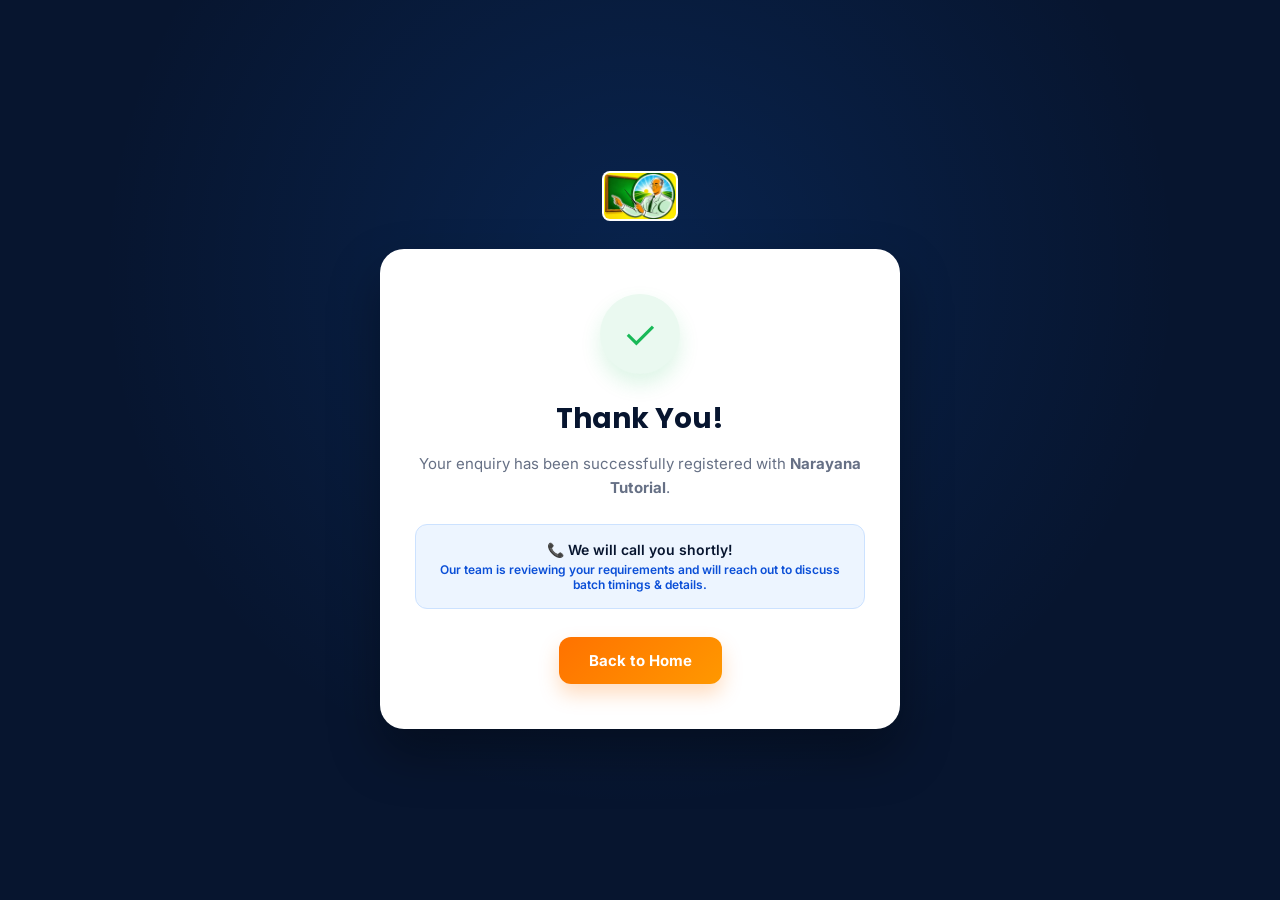
<file: thank-you.html>
<!DOCTYPE html>
<html lang="en">
<head>
<meta charset="UTF-8">
<meta name="viewport" content="width=device-width, initial-scale=1.0">
<title>Thank You | Narayana Tutorial</title>
<link rel="icon" type="image/jpeg" href="/Logo.jpeg">
<link rel="preconnect" href="https://fonts.googleapis.com">
<link rel="preconnect" href="https://fonts.gstatic.com" crossorigin>
<link href="https://fonts.googleapis.com/css2?family=Inter:wght@400;500;600;700&family=Poppins:wght@600;700;800&display=swap" rel="stylesheet">
<link rel="stylesheet" href="/css/design-tokens.css">
<style>
:root {
    --navy: #07152f;
    --blue: #0b4fd7;
    --orange: #ff7200;
    --gray: #667085;
    --light: #f7faff;
    --border: #e5eaf2;
}
* { margin: 0; padding: 0; box-sizing: border-box; }
body {
    font-family: 'Inter', sans-serif;
    background: radial-gradient(circle at 50% 30%, rgba(20, 120, 255, 0.15), transparent 60%), #07152f;
    min-height: 100vh;
    display: flex;
    flex-direction: column;
    align-items: center;
    justify-content: center;
    padding: 20px;
    color: #fff;
}
.brand-header {
    margin-bottom: 24px;
    text-align: center;
}
.brand-header img {
    height: 50px;
    width: auto;
    border-radius: 8px;
    background: #fff;
    padding: 2px;
}
.thankyou-card {
    background: #ffffff;
    color: #101828;
    max-width: 520px;
    width: 100%;
    border-radius: 24px;
    padding: 45px 35px;
    text-align: center;
    box-shadow: 0 25px 50px rgba(0, 0, 0, 0.35);
}
.icon-circle {
    width: 80px;
    height: 80px;
    background: #eaf9f0;
    color: #18b957;
    border-radius: 50%;
    display: grid;
    place-items: center;
    font-size: 40px;
    margin: 0 auto 24px;
    box-shadow: 0 10px 20px rgba(24, 185, 87, 0.15);
}
h1 {
    font-family: 'Poppins', sans-serif;
    font-size: 28px;
    color: var(--navy);
    margin-bottom: 12px;
}
p {
    color: var(--gray);
    font-size: 15px;
    line-height: 1.6;
    margin-bottom: 24px;
}
.call-badge {
    background: #edf5ff;
    border: 1px solid #cce2ff;
    border-radius: 12px;
    padding: 16px;
    margin-bottom: 28px;
    color: var(--navy);
    font-weight: 600;
    font-size: 14px;
}
.call-badge span {
    display: block;
    color: var(--blue);
    font-size: 12px;
    margin-top: 4px;
}
.btn-home {
    display: inline-block;
    background: linear-gradient(135deg, var(--orange), #ff9800);
    color: #fff;
    text-decoration: none;
    padding: 14px 30px;
    border-radius: 12px;
    font-weight: 700;
    font-size: 15px;
    box-shadow: 0 10px 20px rgba(255, 114, 0, 0.25);
    transition: transform 0.2s;
}
.btn-home:hover {
    transform: translateY(-2px);
}
</style>
<!-- Meta Pixel Code -->
<script>
!function(f,b,e,v,n,t,s)
{if(f.fbq)return;n=f.fbq=function(){n.callMethod?
n.callMethod.apply(n,arguments):n.queue.push(arguments)};
if(!f._fbq)f._fbq=n;n.push=n;n.loaded=!0;n.version='2.0';
n.queue=[];t=b.createElement(e);t.async=!0;
t.src=v;s=b.getElementsByTagName(e)[0];
s.parentNode.insertBefore(t,s)}(window, document,'script',
'https://connect.facebook.net/en_US/fbevents.js');
fbq('init', '1085500324166353');
fbq('track', 'PageView');
</script>
<noscript><img height="1" width="1" style="display:none"
src="https://www.facebook.com/tr?id=1085500324166353&ev=PageView&noscript=1"
/></noscript>
<!-- End Meta Pixel Code -->
</head>
<body>

<div class="brand-header">
    <img src="/Logo.jpeg" alt="Narayana Tutorial Logo">
</div>

<div class="thankyou-card">
    <div class="icon-circle">&#10003;</div>
    <h1>Thank You!</h1>
    <p>Your enquiry has been successfully registered with <strong>Narayana Tutorial</strong>.</p>
    
    <div class="call-badge">
        &#128222; We will call you shortly!
        <span>Our team is reviewing your requirements and will reach out to discuss batch timings & details.</span>
    </div>

    <a href="./" class="btn-home">Back to Home</a>
</div>

</body>
</html>
</file>
<file: css/design-tokens.css>
/**
 * NARAYANA TUTORIAL — DESIGN TOKENS
 * Extracted from approved public site visual baseline.
 */
:root {
  /* Brand Palette */
  --nt-navy: #07152f;
  --nt-navy-light: #0f224a;
  --nt-navy-dark: #040d1e;
  --nt-blue: #0b4fd7;
  --nt-blue-bright: #1478ff;
  --nt-sky: #eaf4ff;
  --nt-orange: #ff7200;
  --nt-orange-bright: #ff9800;
  --nt-green: #18b957;
  --nt-green-light: #eaf9f0;

  /* Neutrals */
  --nt-white: #ffffff;
  --nt-bg: #f7faff;
  --nt-card-bg: #ffffff;
  --nt-border: #e5eaf2;
  --nt-border-light: #edf2f9;
  --nt-text-primary: #101828;
  --nt-text-secondary: #475467;
  --nt-text-muted: #667085;

  /* Typography */
  --nt-font-body: 'Inter', -apple-system, BlinkMacSystemFont, 'Segoe UI', Roboto, sans-serif;
  --nt-font-heading: 'Poppins', 'Inter', sans-serif;

  /* Radii */
  --nt-radius-sm: 8px;
  --nt-radius-md: 12px;
  --nt-radius-lg: 16px;
  --nt-radius-xl: 20px;
  --nt-radius-2xl: 24px;
  --nt-radius-full: 9999px;

  /* Shadows */
  --nt-shadow-sm: 0 2px 8px rgba(7, 21, 47, 0.06);
  --nt-shadow-card: 0 10px 30px rgba(7, 21, 47, 0.08);
  --nt-shadow-card-hover: 0 16px 36px rgba(11, 79, 215, 0.16);
  --nt-shadow-orange: 0 10px 20px rgba(255, 114, 0, 0.25);
  --nt-shadow-blue: 0 10px 20px rgba(11, 79, 215, 0.25);

  /* Focus ring */
  --nt-focus-ring: 0 0 0 3px rgba(11, 79, 215, 0.35);
}

/* Accessibility Skip Link Utility */
.skip-link {
  position: absolute;
  top: -100px;
  left: 20px;
  background: var(--nt-orange);
  color: #fff;
  padding: 10px 18px;
  font-weight: 700;
  border-radius: var(--nt-radius-sm);
  z-index: 10000;
  text-decoration: none;
  transition: top 0.2s ease-in-out;
}
.skip-link:focus {
  top: 15px;
  outline: none;
  box-shadow: var(--nt-focus-ring);
}
</file>
